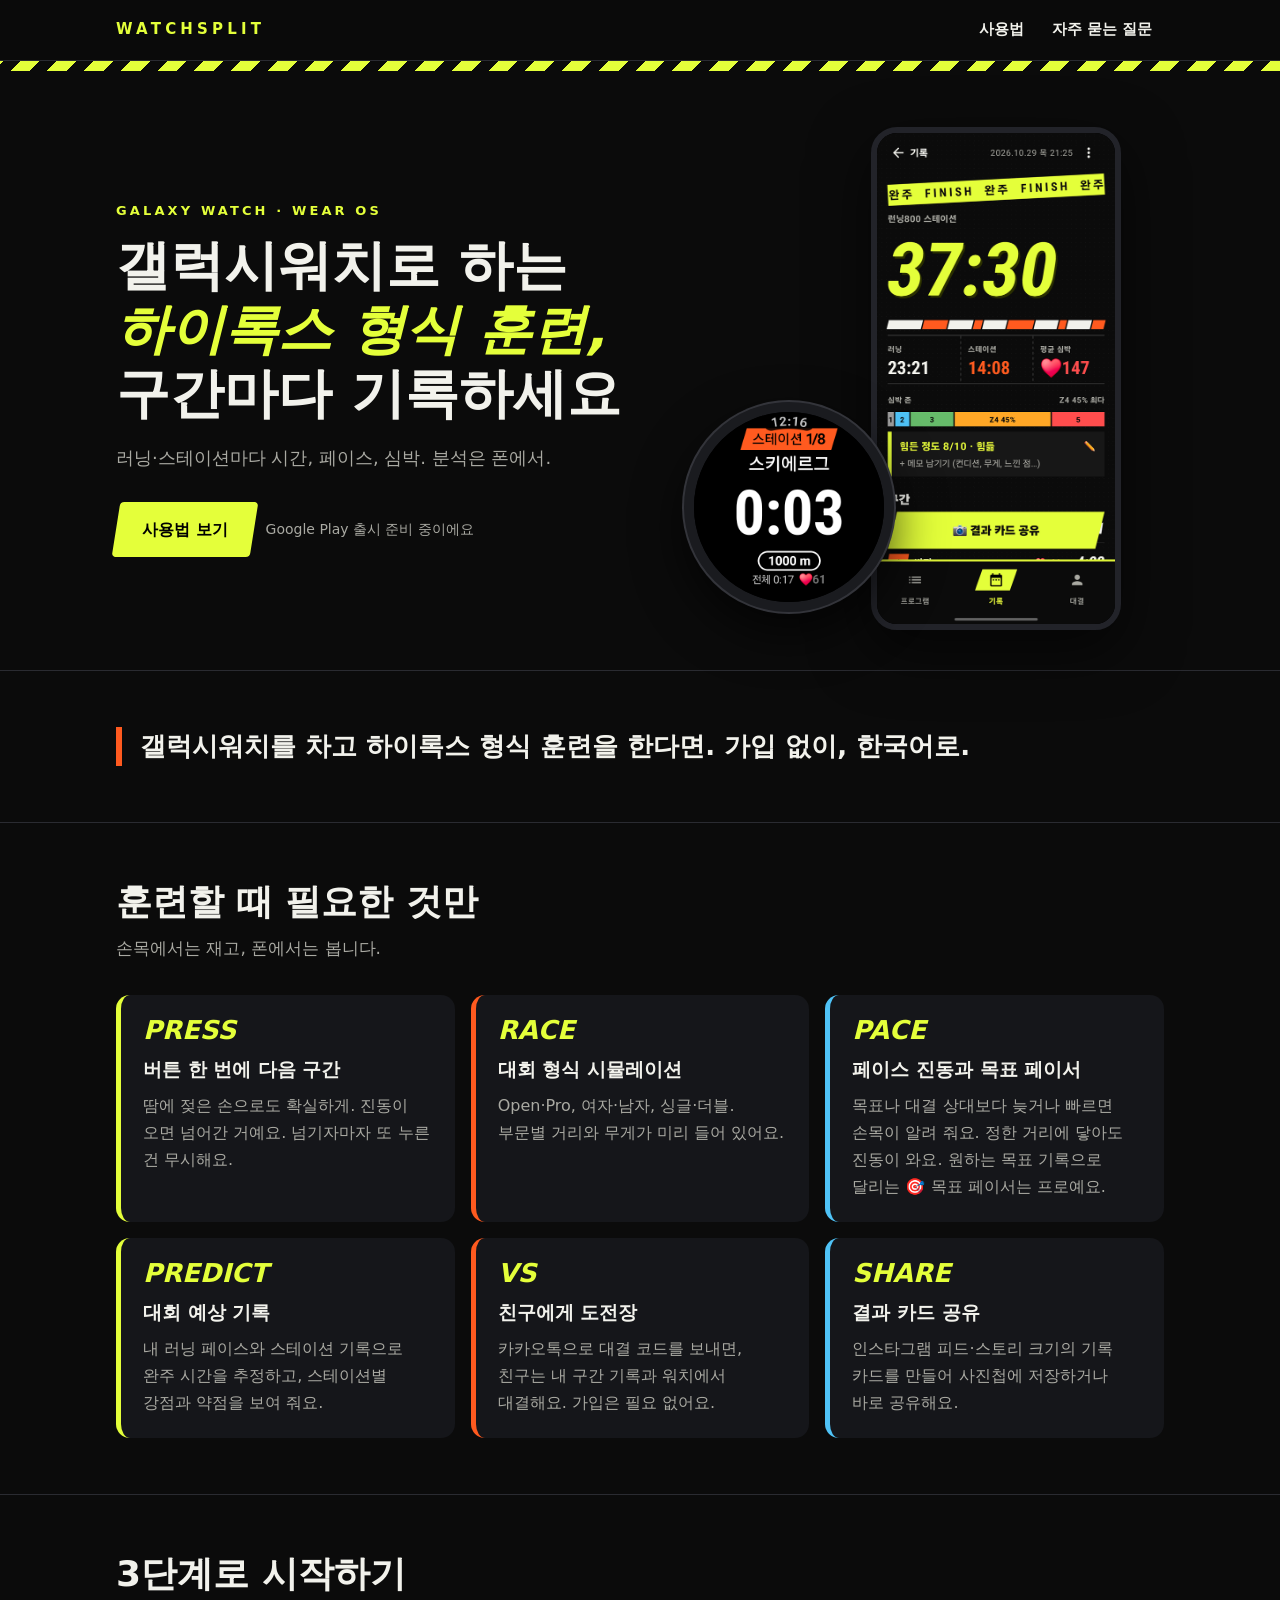
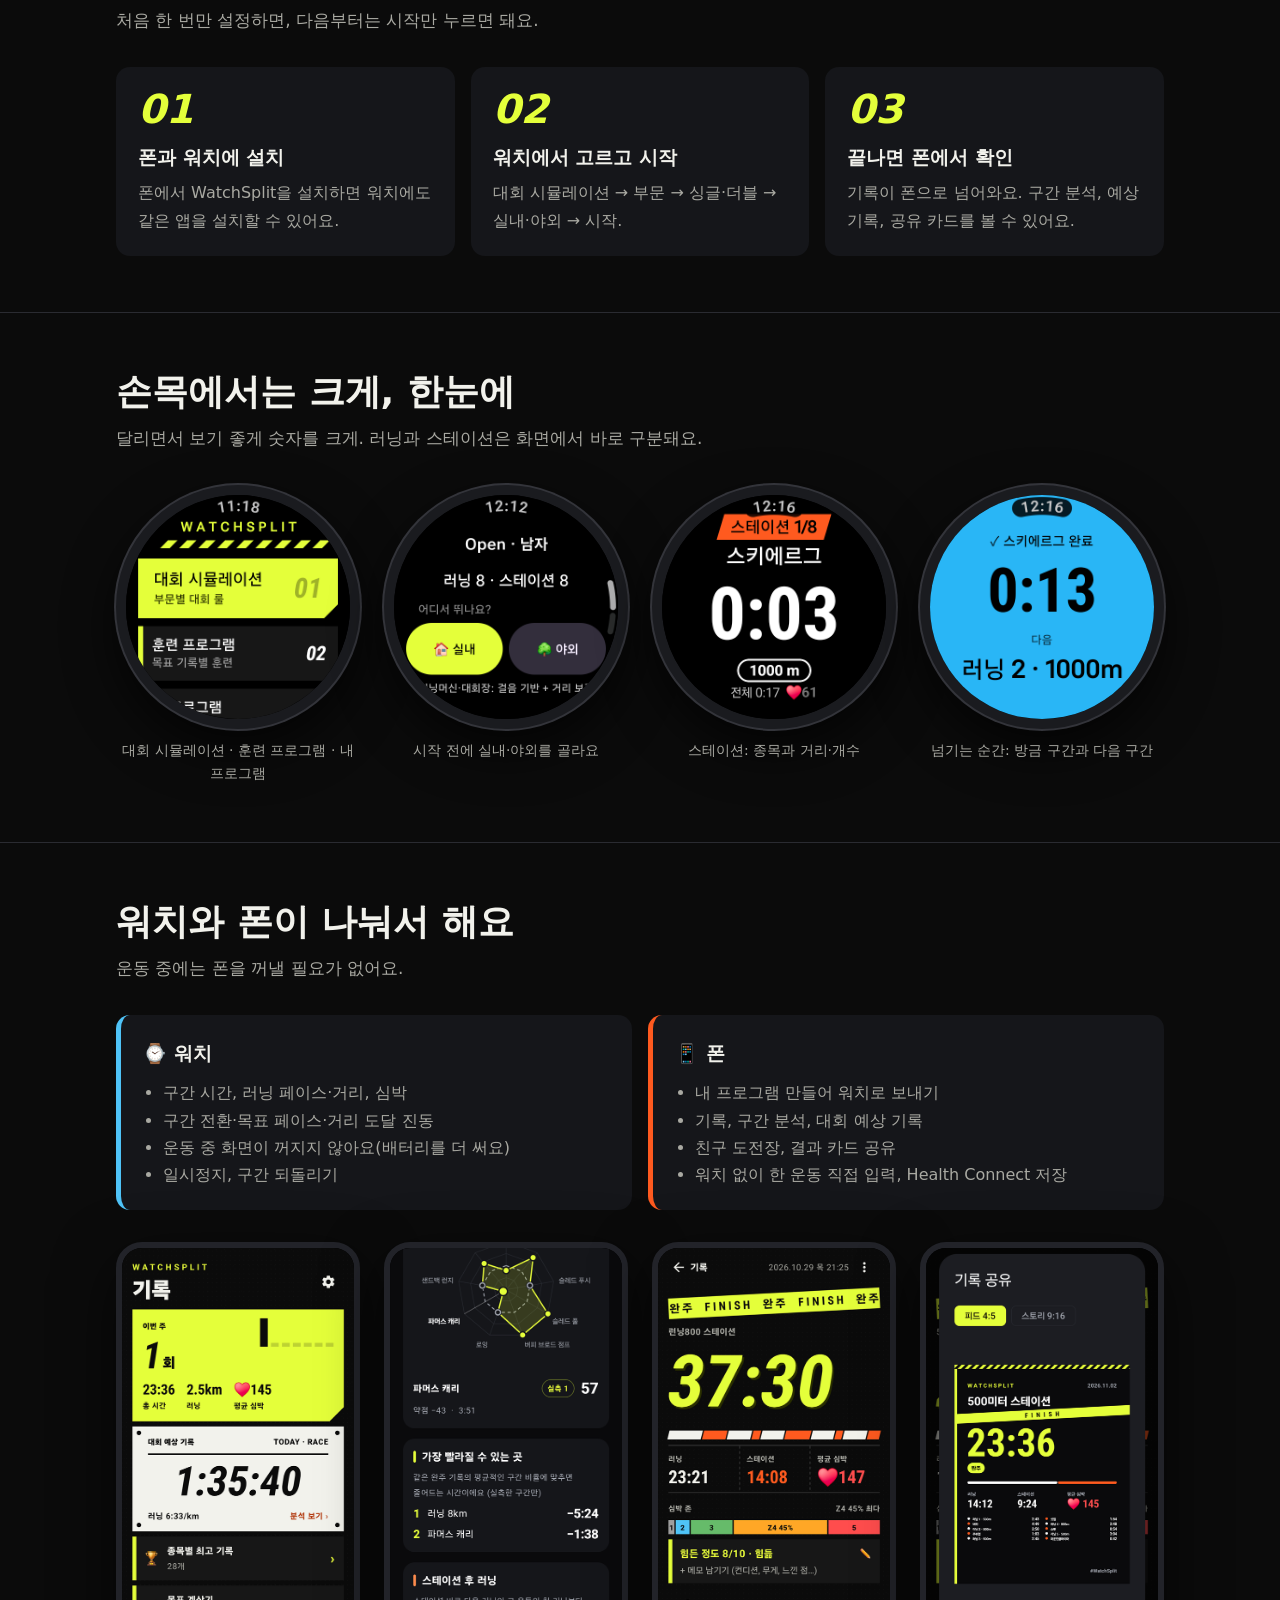
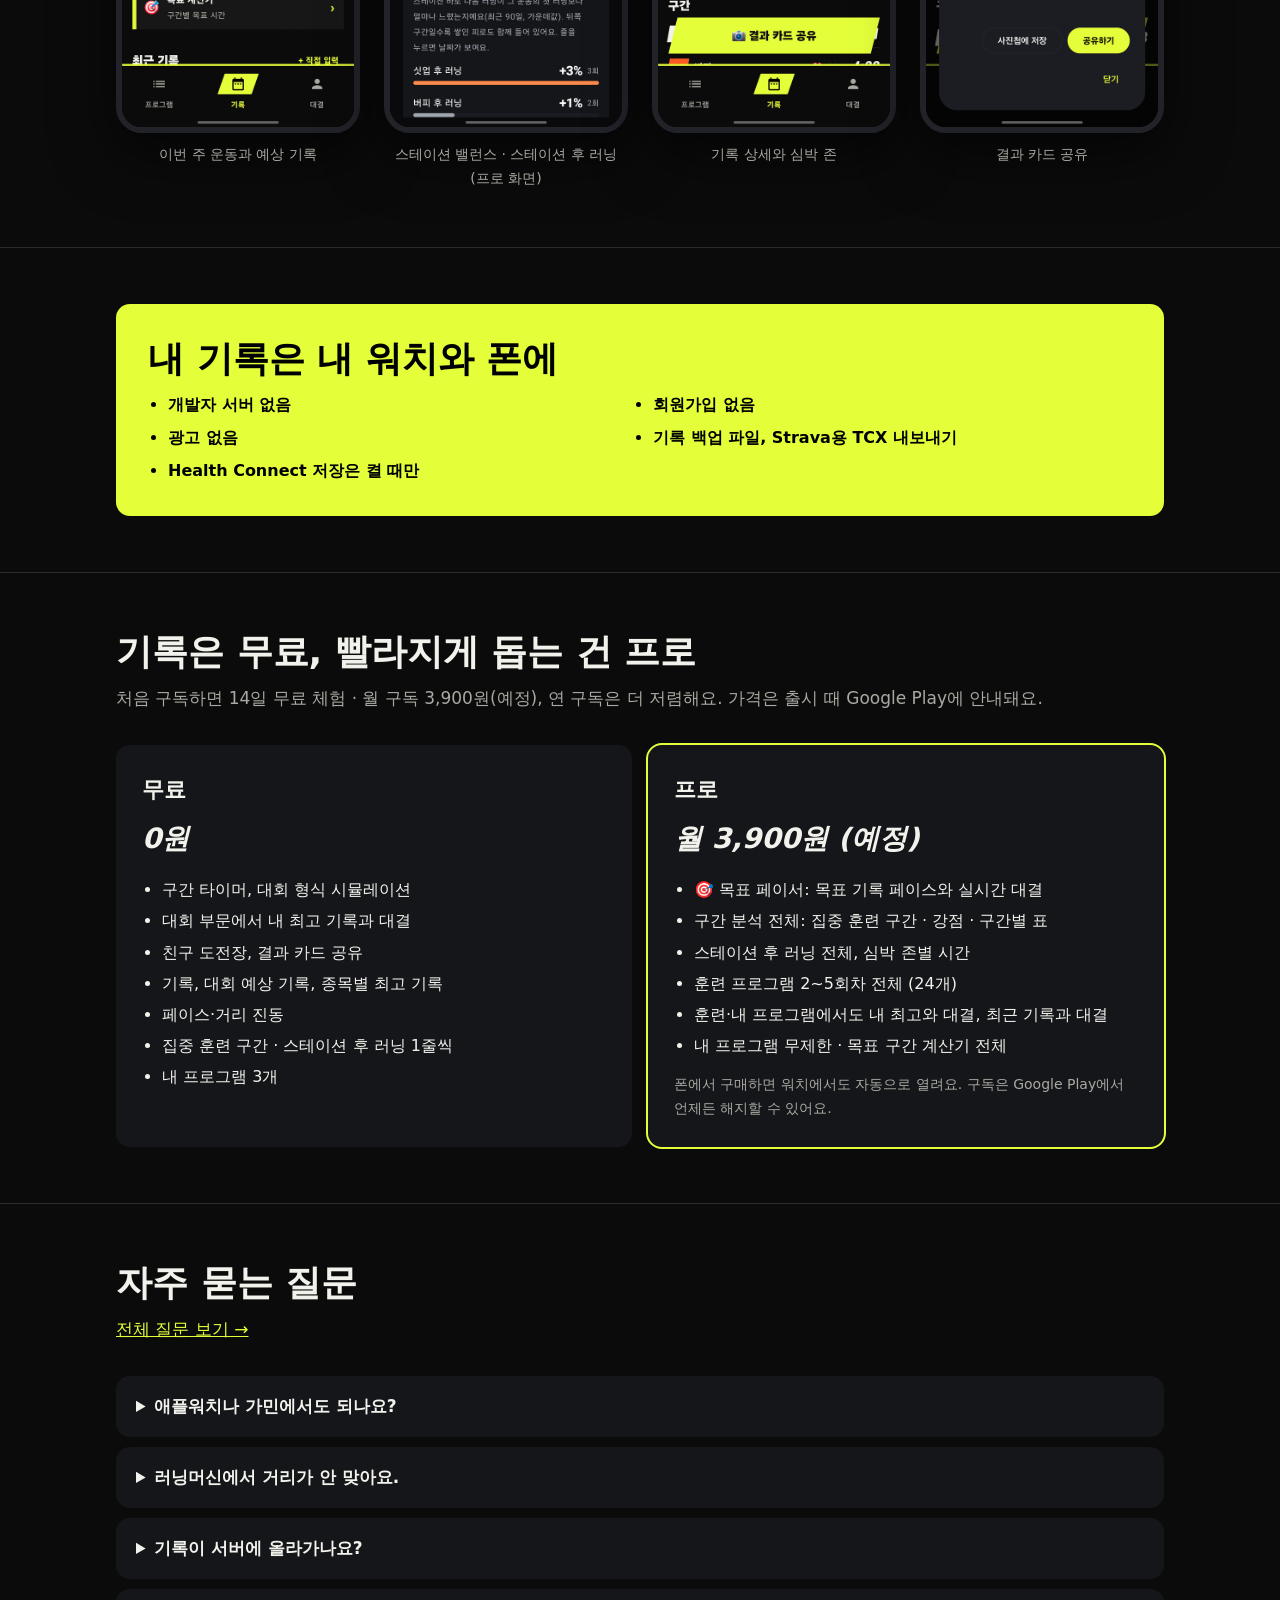
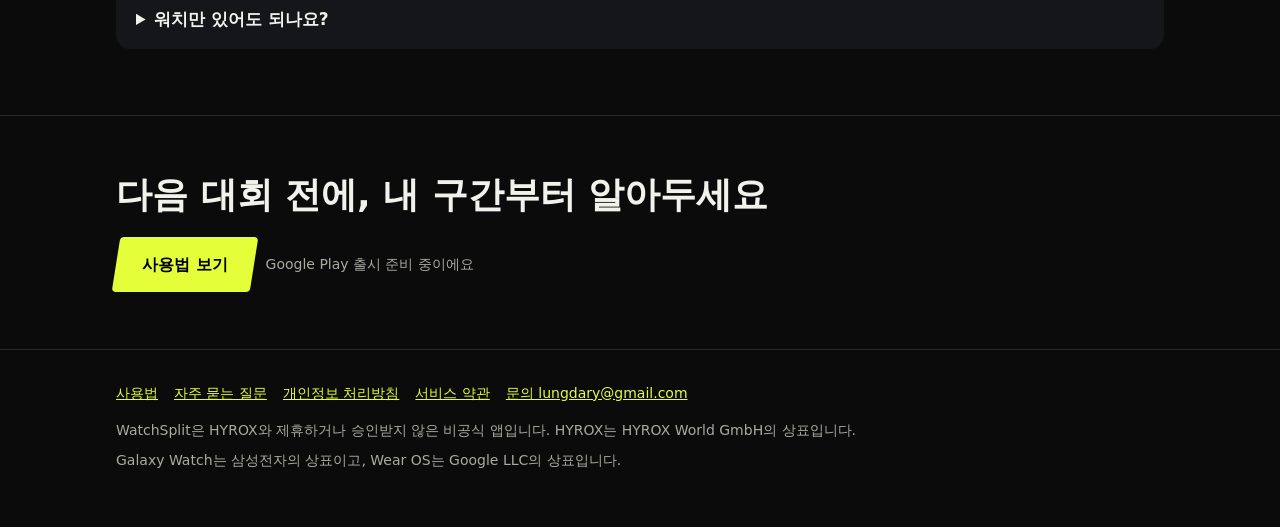
<file: index.html>
<!doctype html>
<html lang="ko">
<head>
<meta charset="utf-8">
<meta name="viewport" content="width=device-width, initial-scale=1">
<title>WatchSplit · 갤럭시워치 하이록스 형식 훈련 구간 타이머</title>
<meta name="description" content="갤럭시워치로 하는 하이록스 형식 훈련. 러닝과 스테이션을 구간마다 기록하고, 폰에서 구간 분석과 대회 예상 기록을 확인하세요.">
<meta property="og:title" content="WatchSplit · 갤럭시워치 하이록스 형식 훈련 구간 타이머">
<meta property="og:description" content="러닝·스테이션마다 시간, 페이스, 심박. 분석은 폰에서.">
<meta property="og:type" content="website">
<meta property="og:url" content="https://lungdary.github.io/watchsplit/">
<meta property="og:image" content="https://lungdary.github.io/watchsplit/img/phone-detail.png">
<meta name="theme-color" content="#0b0b0b">
<link rel="stylesheet" href="style.css">
</head>
<body>

<header class="top">
  <div class="wrap">
    <a class="logo" href="./">WATCHSPLIT</a>
    <nav aria-label="주 메뉴">
      <a href="guide.html">사용법</a>
      <a href="faq.html">자주 묻는 질문</a>
    </nav>
  </div>
</header>
<div class="stripe" aria-hidden="true"></div>

<main>
<section class="hero">
  <div class="wrap">
    <div>
      <p class="eyebrow">GALAXY WATCH · WEAR OS</p>
      <h1>갤럭시워치로 하는 <em>하이록스 형식 훈련,</em> 구간마다 기록하세요</h1>
      <p class="lead">러닝·스테이션마다 시간, 페이스, 심박. 분석은 폰에서.</p>
      <div class="actions">
        <a class="btn btn-volt" href="guide.html"><span>사용법 보기</span></a>
        <span class="soon">Google Play 출시 준비 중이에요</span>
      </div>
    </div>
    <div class="devices">
      <div class="watch"><img src="img/watch-station.png" alt="워치 운동 화면: 스테이션 1/8 스키에르그, 1000 m, 구간 시간"></div>
      <img class="phone" src="img/phone-detail.png" alt="폰 기록 화면: 완주 기록 37:30, 러닝·스테이션 시간과 심박 존">
    </div>
  </div>
</section>

<section>
  <div class="wrap">
    <p class="audience">갤럭시워치를 차고 하이록스 형식 훈련을 한다면. 가입 없이, 한국어로.</p>
  </div>
</section>

<section id="features">
  <div class="wrap">
    <h2>훈련할 때 필요한 것만</h2>
    <p class="sub">손목에서는 재고, 폰에서는 봅니다.</p>
    <div class="grid">
      <div class="card"><span class="tag">PRESS</span><h3>버튼 한 번에 다음 구간</h3><p>땀에 젖은 손으로도 확실하게. 진동이 오면 넘어간 거예요. 넘기자마자 또 누른 건 무시해요.</p></div>
      <div class="card station"><span class="tag">RACE</span><h3>대회 형식 시뮬레이션</h3><p>Open·Pro, 여자·남자, 싱글·더블. 부문별 거리와 무게가 미리 들어 있어요.</p></div>
      <div class="card run"><span class="tag">PACE</span><h3>페이스 진동과 목표 페이서</h3><p>목표나 대결 상대보다 늦거나 빠르면 손목이 알려 줘요. 정한 거리에 닿아도 진동이 와요. 원하는 목표 기록으로 달리는 🎯 목표 페이서는 프로예요.</p></div>
      <div class="card"><span class="tag">PREDICT</span><h3>대회 예상 기록</h3><p>내 러닝 페이스와 스테이션 기록으로 완주 시간을 추정하고, 스테이션별 강점과 약점을 보여 줘요.</p></div>
      <div class="card station"><span class="tag">VS</span><h3>친구에게 도전장</h3><p>카카오톡으로 대결 코드를 보내면, 친구는 내 구간 기록과 워치에서 대결해요. 가입은 필요 없어요.</p></div>
      <div class="card run"><span class="tag">SHARE</span><h3>결과 카드 공유</h3><p>인스타그램 피드·스토리 크기의 기록 카드를 만들어 사진첩에 저장하거나 바로 공유해요.</p></div>
    </div>
  </div>
</section>

<section id="start">
  <div class="wrap">
    <h2>3단계로 시작하기</h2>
    <p class="sub">처음 한 번만 설정하면, 다음부터는 시작만 누르면 돼요.</p>
    <div class="steps">
      <div class="step"><h3>폰과 워치에 설치</h3><p>폰에서 WatchSplit을 설치하면 워치에도 같은 앱을 설치할 수 있어요.</p></div>
      <div class="step"><h3>워치에서 고르고 시작</h3><p>대회 시뮬레이션 → 부문 → 싱글·더블 → 실내·야외 → 시작.</p></div>
      <div class="step"><h3>끝나면 폰에서 확인</h3><p>기록이 폰으로 넘어와요. 구간 분석, 예상 기록, 공유 카드를 볼 수 있어요.</p></div>
    </div>
  </div>
</section>

<section id="screens">
  <div class="wrap">
    <h2>손목에서는 크게, 한눈에</h2>
    <p class="sub">달리면서 보기 좋게 숫자를 크게. 러닝과 스테이션은 화면에서 바로 구분돼요.</p>
    <div class="screens">
      <figure><div class="watch"><img src="img/watch-home.png" alt="워치 첫 화면: 대회 시뮬레이션, 훈련 프로그램, 내 프로그램"></div><figcaption>대회 시뮬레이션 · 훈련 프로그램 · 내 프로그램</figcaption></figure>
      <figure><div class="watch"><img src="img/watch-ready.png" alt="워치 준비 화면: Open 남자, 러닝 8 스테이션 8, 실내 야외 선택"></div><figcaption>시작 전에 실내·야외를 골라요</figcaption></figure>
      <figure><div class="watch"><img src="img/watch-station.png" alt="워치 스테이션 화면: 스키에르그 1000 m"></div><figcaption>스테이션: 종목과 거리·개수</figcaption></figure>
      <figure><div class="watch"><img src="img/watch-flash.png" alt="워치 구간 전환 화면: 스키에르그 완료, 다음 러닝 2 1000m"></div><figcaption>넘기는 순간: 방금 구간과 다음 구간</figcaption></figure>
    </div>
  </div>
</section>

<section id="devices">
  <div class="wrap">
    <h2>워치와 폰이 나눠서 해요</h2>
    <p class="sub">운동 중에는 폰을 꺼낼 필요가 없어요.</p>
    <div class="split">
      <div class="card run">
        <h3>⌚ 워치</h3>
        <ul>
          <li>구간 시간, 러닝 페이스·거리, 심박</li>
          <li>구간 전환·목표 페이스·거리 도달 진동</li>
          <li>운동 중 화면이 꺼지지 않아요(배터리를 더 써요)</li>
          <li>일시정지, 구간 되돌리기</li>
        </ul>
      </div>
      <div class="card station">
        <h3>📱 폰</h3>
        <ul>
          <li>내 프로그램 만들어 워치로 보내기</li>
          <li>기록, 구간 분석, 대회 예상 기록</li>
          <li>친구 도전장, 결과 카드 공유</li>
          <li>워치 없이 한 운동 직접 입력, Health Connect 저장</li>
        </ul>
      </div>
    </div>
    <div class="screens" style="margin-top:32px">
      <figure><img class="phone" src="img/phone-records.png" alt="폰 기록 화면: 이번 주 운동, 대회 예상 기록 1:35:40"><figcaption>이번 주 운동과 예상 기록</figcaption></figure>
      <figure><img class="phone" src="img/phone-analysis.png" alt="폰 분석 화면: 스테이션 밸런스 레이더와 스테이션 후 러닝"><figcaption>스테이션 밸런스 · 스테이션 후 러닝 (프로 화면)</figcaption></figure>
      <figure><img class="phone" src="img/phone-detail.png" alt="폰 기록 상세: 37:30 완주, 러닝 23:21 스테이션 14:08"><figcaption>기록 상세와 심박 존</figcaption></figure>
      <figure><img class="phone" src="img/phone-share.png" alt="폰 기록 공유 카드: 피드 4:5와 스토리 9:16"><figcaption>결과 카드 공유</figcaption></figure>
    </div>
  </div>
</section>

<section id="privacy">
  <div class="wrap">
    <div class="band">
      <h2>내 기록은 내 워치와 폰에</h2>
      <ul>
        <li>개발자 서버 없음</li>
        <li>회원가입 없음</li>
        <li>광고 없음</li>
        <li>기록 백업 파일, Strava용 TCX 내보내기</li>
        <li>Health Connect 저장은 켤 때만</li>
      </ul>
    </div>
  </div>
</section>

<section id="pricing">
  <div class="wrap">
    <h2>기록은 무료, 빨라지게 돕는 건 프로</h2>
    <p class="sub">처음 구독하면 14일 무료 체험 · 월 구독 3,900원(예정), 연 구독은 더 저렴해요. 가격은 출시 때 Google Play에 안내돼요.</p>
    <div class="plans">
      <div class="plan">
        <h3>무료</h3>
        <p class="price">0원</p>
        <ul>
          <li>구간 타이머, 대회 형식 시뮬레이션</li>
          <li>대회 부문에서 내 최고 기록과 대결</li>
          <li>친구 도전장, 결과 카드 공유</li>
          <li>기록, 대회 예상 기록, 종목별 최고 기록</li>
          <li>페이스·거리 진동</li>
          <li>집중 훈련 구간 · 스테이션 후 러닝 1줄씩</li>
          <li>내 프로그램 3개</li>
        </ul>
      </div>
      <div class="plan pro">
        <h3>프로</h3>
        <p class="price">월 3,900원 (예정)</p>
        <ul>
          <li>🎯 목표 페이서: 목표 기록 페이스와 실시간 대결</li>
          <li>구간 분석 전체: 집중 훈련 구간 · 강점 · 구간별 표</li>
          <li>스테이션 후 러닝 전체, 심박 존별 시간</li>
          <li>훈련 프로그램 2~5회차 전체 (24개)</li>
          <li>훈련·내 프로그램에서도 내 최고와 대결, 최근 기록과 대결</li>
          <li>내 프로그램 무제한 · 목표 구간 계산기 전체</li>
        </ul>
        <p class="note">폰에서 구매하면 워치에서도 자동으로 열려요. 구독은 Google Play에서 언제든 해지할 수 있어요.</p>
      </div>
    </div>
  </div>
</section>

<section id="faq">
  <div class="wrap">
    <h2>자주 묻는 질문</h2>
    <p class="sub"><a href="faq.html">전체 질문 보기 →</a></p>
    <details><summary>애플워치나 가민에서도 되나요?</summary><p>아니요. 갤럭시워치 같은 Wear OS 워치와 안드로이드 폰에서만 돼요.</p></details>
    <details><summary>러닝머신에서 거리가 안 맞아요.</summary><p>실내에서는 걸음 수로 거리를 재서 짧거나 길게 나올 수 있어요. 워치 설정의 거리 보정으로 오차를 줄일 수 있어요. <a href="guide.html#indoor">방법 보기</a></p></details>
    <details><summary>기록이 서버에 올라가나요?</summary><p>아니요. 기록은 워치와 폰에만 저장돼요. 개발자는 기록을 볼 수 없어요.</p></details>
    <details><summary>워치만 있어도 되나요?</summary><p>운동 기록은 워치만으로도 돼요. 기록 보기, 분석, 내 프로그램, 도전장은 폰 앱이 필요해요.</p></details>
  </div>
</section>

<section>
  <div class="wrap">
    <h2>다음 대회 전에, 내 구간부터 알아두세요</h2>
    <div class="actions" style="margin-top:20px">
      <a class="btn btn-volt" href="guide.html"><span>사용법 보기</span></a>
      <span class="soon">Google Play 출시 준비 중이에요</span>
    </div>
  </div>
</section>
</main>

<footer>
  <div class="wrap">
    <div class="links">
      <a href="guide.html">사용법</a>
      <a href="faq.html">자주 묻는 질문</a>
      <a href="privacy.html">개인정보 처리방침</a>
      <a href="terms.html">서비스 약관</a>
      <a href="mailto:lungdary@gmail.com">문의 lungdary@gmail.com</a>
    </div>
    <p>WatchSplit은 HYROX와 제휴하거나 승인받지 않은 비공식 앱입니다. HYROX는 HYROX World GmbH의 상표입니다.</p>
    <p>Galaxy Watch는 삼성전자의 상표이고, Wear OS는 Google LLC의 상표입니다.</p>
  </div>
</footer>

</body>
</html>
</file>
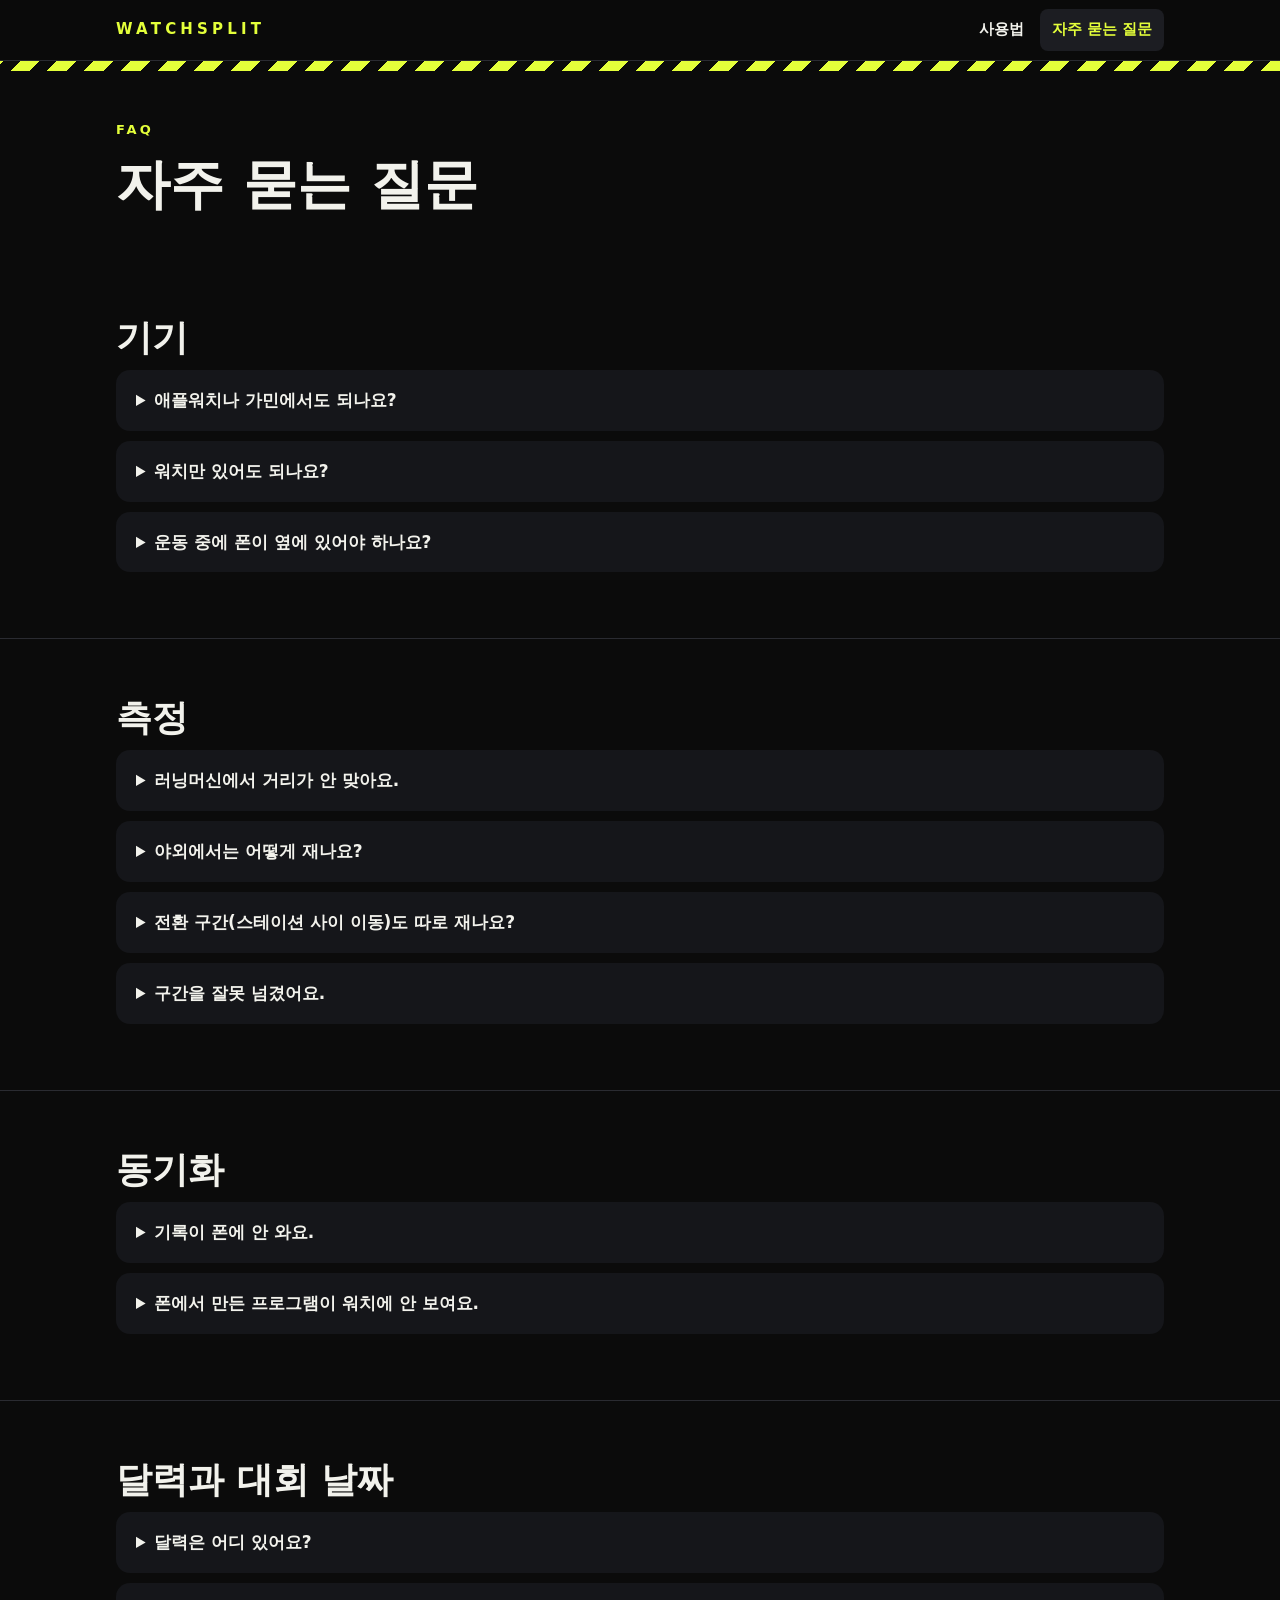
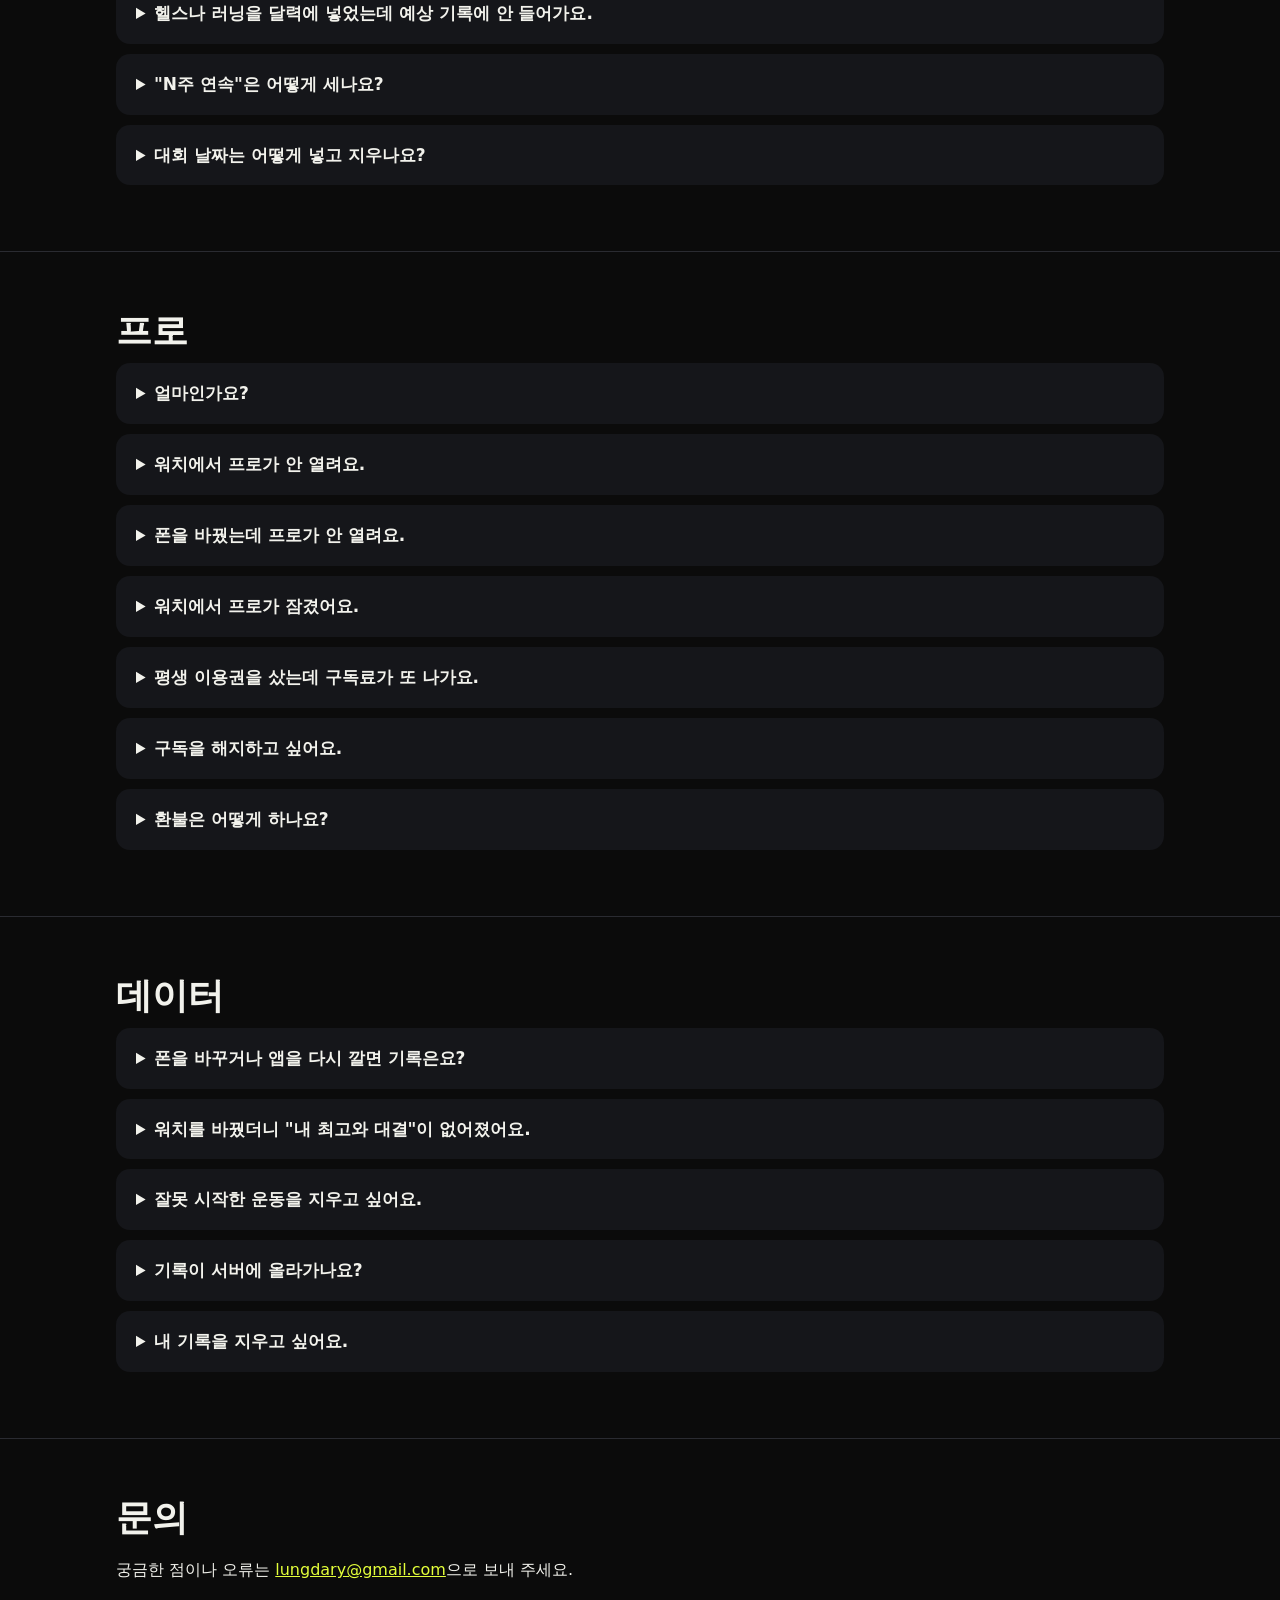
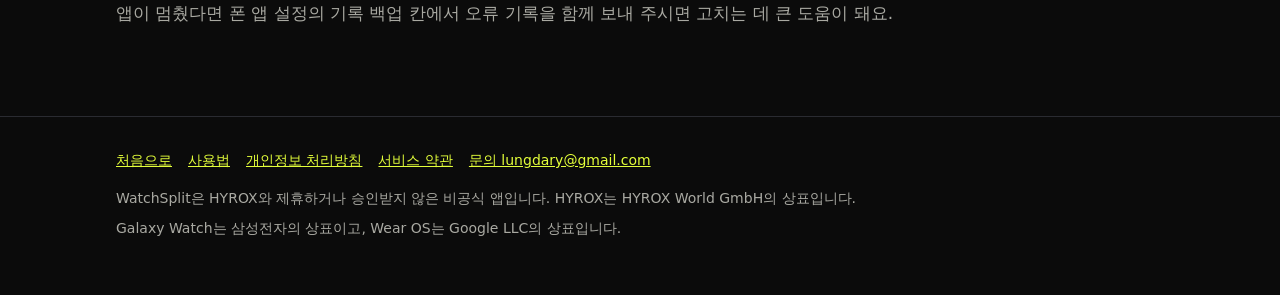
<file: faq.html>
<!doctype html>
<html lang="ko">
<head>
<meta charset="utf-8">
<meta name="viewport" content="width=device-width, initial-scale=1">
<title>자주 묻는 질문 · WatchSplit</title>
<meta name="description" content="WatchSplit 자주 묻는 질문: 지원 기기, 실내 거리, 동기화, 프로 구매·복원·환불, 기록 지우기, 문의.">
<meta name="theme-color" content="#0b0b0b">
<link rel="stylesheet" href="style.css">
</head>
<body>

<header class="top">
  <div class="wrap">
    <a class="logo" href="./">WATCHSPLIT</a>
    <nav aria-label="주 메뉴">
      <a href="guide.html">사용법</a>
      <a href="faq.html" aria-current="page">자주 묻는 질문</a>
    </nav>
  </div>
</header>
<div class="stripe" aria-hidden="true"></div>

<main>
<div class="page-head">
  <div class="wrap">
    <p class="eyebrow">FAQ</p>
    <h1>자주 묻는 질문</h1>
  </div>
</div>

<section id="device">
  <div class="wrap">
    <h2>기기</h2>
    <details><summary>애플워치나 가민에서도 되나요?</summary><p>아니요. 갤럭시워치 같은 Wear OS 3 이상 워치와 안드로이드 10 이상 폰에서만 돼요.</p></details>
    <details><summary>워치만 있어도 되나요?</summary><p>운동 기록은 워치만으로도 돼요. 기록 보기, 분석, 내 프로그램, 도전장, 프로 구매는 폰 앱이 필요해요.</p></details>
    <details><summary>운동 중에 폰이 옆에 있어야 하나요?</summary><p>아니요. 워치 혼자 재고, 나중에 폰과 연결되면 기록이 넘어가요.</p></details>
  </div>
</section>

<section id="measure">
  <div class="wrap">
    <h2>측정</h2>
    <details><summary>러닝머신에서 거리가 안 맞아요.</summary><p>실내에서는 걸음 수로 거리를 재서 보폭에 따라 짧거나 길게 나올 수 있어요. 워치 설정의 <strong>러닝머신 보정 달리기</strong>로 오차를 줄여 주세요. 평소와 속도가 많이 다르면 다시 차이가 날 수 있어요. <a href="guide.html#indoor">방법 보기</a></p></details>
    <details><summary>야외에서는 어떻게 재나요?</summary><p>준비 화면에서 <strong>야외</strong>를 고르면 GPS로 재요. 거리 보정은 실내에만 적용돼요.</p></details>
    <details><summary>전환 구간(스테이션 사이 이동)도 따로 재나요?</summary><p>따로 재지 않아요. 전환 시간은 러닝·스테이션 구간 시간에 함께 들어가요.</p></details>
    <details><summary>구간을 잘못 넘겼어요.</summary><p>화면을 길게 눌러 메뉴 → <strong>구간 되돌리기</strong>. 넘기고 3초 안에 다시 누른 건 자동으로 무시해요.</p></details>
  </div>
</section>

<section id="sync">
  <div class="wrap">
    <h2>동기화</h2>
    <details><summary>기록이 폰에 안 와요.</summary>
      <ul>
        <li>폰과 워치가 블루투스로 연결돼 있는지 확인해 주세요.</li>
        <li>폰에서 WatchSplit을 한 번 열어 주세요.</li>
        <li>워치에서 WatchSplit을 다시 열면 못 보낸 기록을 다시 보내요.</li>
      </ul>
    </details>
    <details><summary>폰에서 만든 프로그램이 워치에 안 보여요.</summary><p>워치에서 WatchSplit을 다시 열어 주세요. 워치가 멀리 있었다면 연결되는 대로 넘어가요.</p></details>
  </div>
</section>

<section id="calendar">
  <div class="wrap">
    <h2>달력과 대회 날짜</h2>
    <details><summary>달력은 어디 있어요?</summary><p>기록 탭의 <strong>이번 주</strong> 카드를 누르면 열려요. 날짜를 누르면 그날 운동을 보거나 추가할 수 있어요. 오늘 이후 날짜는 눌리지 않아요.</p></details>
    <details><summary>헬스나 러닝을 달력에 넣었는데 예상 기록에 안 들어가요.</summary><p>정상이에요. 달력에 넣은 다른 운동은 달력, 이번 주 카드, 주 연속, 월간 공유 카드에만 더해져요. 예상 기록, 최고 기록, 도전장, Health Connect에는 들어가지 않아요. 대회 형식 운동을 워치 없이 했다면 <strong>구간 기록 직접 입력</strong>을 써 주세요.</p></details>
    <details><summary>"N주 연속"은 어떻게 세나요?</summary><p>월요일부터 일요일까지 한 번이라도 운동하면 그 주를 세요. 달력에 넣은 다른 운동도 포함돼요. 이번 주에 아직 운동하지 않았어도 지난주까지의 연속은 유지돼요. 2주부터 표시해요.</p></details>
    <details><summary>대회 날짜는 어떻게 넣고 지우나요?</summary><p>기록 탭의 <strong>대회 날짜 넣기</strong>를 눌러요. 오늘 이후 날짜만 고를 수 있고, 카드를 누르면 바꾸거나 지울 수 있어요. 대회가 끝나고 3일 동안은 "수고했어요"가 보이고, 그 뒤에는 다시 날짜를 넣는 칸이 나와요. 지금은 대회 하나만 넣을 수 있고, 워치에는 표시되지 않아요.</p></details>
  </div>
</section>

<section id="pro">
  <div class="wrap">
    <h2>프로</h2>
    <details><summary>얼마인가요?</summary><p>월 구독 3,900원(예정)이고, 처음 구독하는 분은 14일 무료 체험이 있어요. 한 달 값이 더 싼 연 구독과 한 번 결제하는 평생 구매도 있어요. 정확한 가격은 출시 때 Google Play에 안내돼요.</p></details>
    <details><summary>워치에서 프로가 안 열려요.</summary><p>폰에서 WatchSplit을 한 번 열어 주세요. 폰이 구매 상태를 워치로 보내요.</p></details>
    <details><summary>폰을 바꿨는데 프로가 안 열려요.</summary><p>같은 Google 계정으로 로그인한 뒤, 폰 앱 설정 → <strong>WatchSplit 프로 → 혜택 보기</strong>에서 <strong>구매 복원</strong>을 눌러 주세요.</p></details>
    <details><summary>워치에서 프로가 잠겼어요.</summary><p>폰이 구매 상태를 마지막으로 확인한 뒤 30일이 지나면 잠겨요. 폰에서 WatchSplit을 한 번 열어 주세요. 운동 중에는 잠기지 않아요.</p></details>
    <details><summary>평생 이용권을 샀는데 구독료가 또 나가요.</summary><p>평생 이용권을 사도 구독은 저절로 끝나지 않아요. 앱의 <strong>구독 관리</strong>나 Google Play에서 해지해 주세요.</p></details>
    <details><summary>구독을 해지하고 싶어요.</summary><p>Google Play → 프로필 → 결제 및 정기 결제 → 정기 결제에서 해지할 수 있어요. 폰 앱의 <strong>구독 관리</strong>를 눌러도 같은 화면이 열려요.</p></details>
    <details><summary>환불은 어떻게 하나요?</summary><p>결제는 Google Play가 처리해서, 환불도 Google Play 환불 요청으로 해요. <a href="https://support.google.com/googleplay/answer/2479637?hl=ko">Google Play 환불 안내</a></p></details>
  </div>
</section>

<section id="data">
  <div class="wrap">
    <h2>데이터</h2>
    <details><summary>폰을 바꾸거나 앱을 다시 깔면 기록은요?</summary><p>폰 기록은 폰 안에 있어요. 설정 → 기록 백업·복원에서 만든 백업 파일이 있으면 되살릴 수 있고, 구글 드라이브에 저장해 두면 안전해요. Google 자동 백업이 켜져 있었다면 함께 돌아올 수 있지만, 마지막 백업 뒤의 기록은 빠질 수 있어요. 워치에 남은 지난 기록이 폰으로 다시 넘어오지는 않으니, 바꾸기 전에 백업 파일을 꼭 만들어 주세요. 내 프로그램은 워치에서 다시 가져오고, 프로는 같은 Google 계정이면 돌아와요.</p></details>
    <details><summary>워치를 바꿨더니 "내 최고와 대결"이 없어졌어요.</summary><p>대결 상대는 그 워치에 저장된 기록으로 만들어요. 폰 기록은 워치로 넘어가지 않아서, 새 워치에서 다시 완주해야 생겨요. 실내 거리 보정과 최대 심박도 다시 확인해 주세요.</p></details>
    <details><summary>잘못 시작한 운동을 지우고 싶어요.</summary><p>워치에서는 지울 수 없어요. 운동을 종료하면 저장되고 폰으로 넘어가니, 폰의 기록 상세 → ⋮ → <strong>기록 삭제</strong>로 지워 주세요. 워치에 남은 기록은 대결 상대 계산에 쓰이고, 워치 앱을 지워야 함께 지워져요.</p></details>
    <details><summary>기록이 서버에 올라가나요?</summary><p>아니요. 개발자 서버가 없어요. 기록은 워치와 폰(그리고 켜 두었다면 Health Connect와 Google 기기 백업)에만 있고, 개발자는 볼 수 없어요. 자세한 내용은 <a href="privacy.html">개인정보 처리방침</a>을 봐 주세요.</p></details>
    <details id="delete"><summary>내 기록을 지우고 싶어요.</summary>
      <ul>
        <li>폰: 기록 상세 → 오른쪽 위 ⋮ → <strong>기록 삭제</strong>. Health Connect에 저장된 사본도 함께 지워져요.</li>
        <li>워치: 워치에서 WatchSplit을 삭제하면 워치에 남은 기록이 지워져요.</li>
        <li>폰에서 WatchSplit을 삭제하면 폰의 기록이 지워져요. 지우기 전에 백업해 두세요.</li>
        <li>달력에 넣은 다른 운동: 달력에서 날짜를 누르고 그 운동을 눌러 <strong>이 운동 지우기</strong>. 대회 날짜: 기록 탭의 대회 카드를 눌러 <strong>대회 날짜 지우기</strong>.</li>
        <li>안드로이드 자동 백업을 켜 두었다면 Google 계정 백업에 사본이 남을 수 있어요. 기기 설정의 Google 백업에서 관리할 수 있어요.</li>
      </ul>
    </details>
  </div>
</section>

<section id="contact">
  <div class="wrap">
    <h2>문의</h2>
    <p>궁금한 점이나 오류는 <a href="mailto:lungdary@gmail.com">lungdary@gmail.com</a>으로 보내 주세요.</p>
    <p class="sub">앱이 멈췄다면 폰 앱 설정의 기록 백업 칸에서 오류 기록을 함께 보내 주시면 고치는 데 큰 도움이 돼요.</p>
  </div>
</section>
</main>

<footer>
  <div class="wrap">
    <div class="links">
      <a href="./">처음으로</a>
      <a href="guide.html">사용법</a>
      <a href="privacy.html">개인정보 처리방침</a>
      <a href="terms.html">서비스 약관</a>
      <a href="mailto:lungdary@gmail.com">문의 lungdary@gmail.com</a>
    </div>
    <p>WatchSplit은 HYROX와 제휴하거나 승인받지 않은 비공식 앱입니다. HYROX는 HYROX World GmbH의 상표입니다.</p>
    <p>Galaxy Watch는 삼성전자의 상표이고, Wear OS는 Google LLC의 상표입니다.</p>
  </div>
</footer>

</body>
</html>
</file>
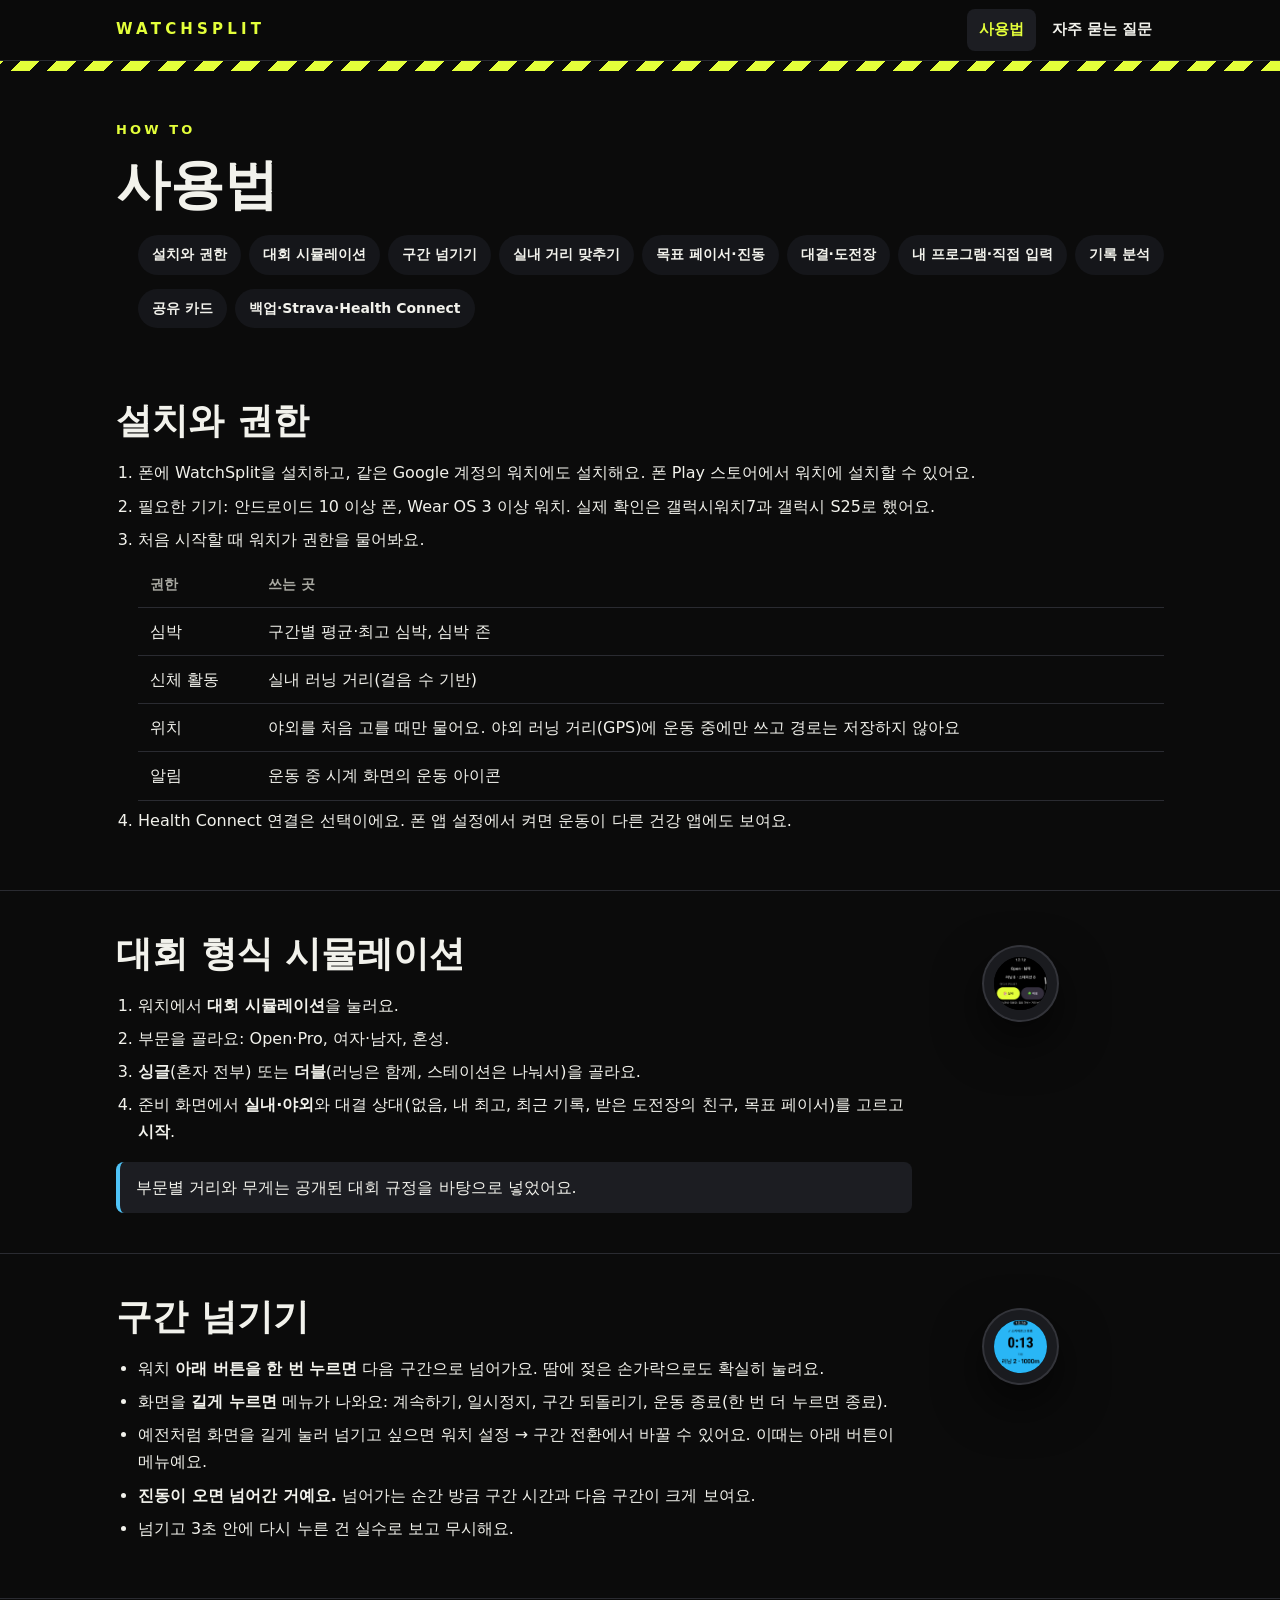
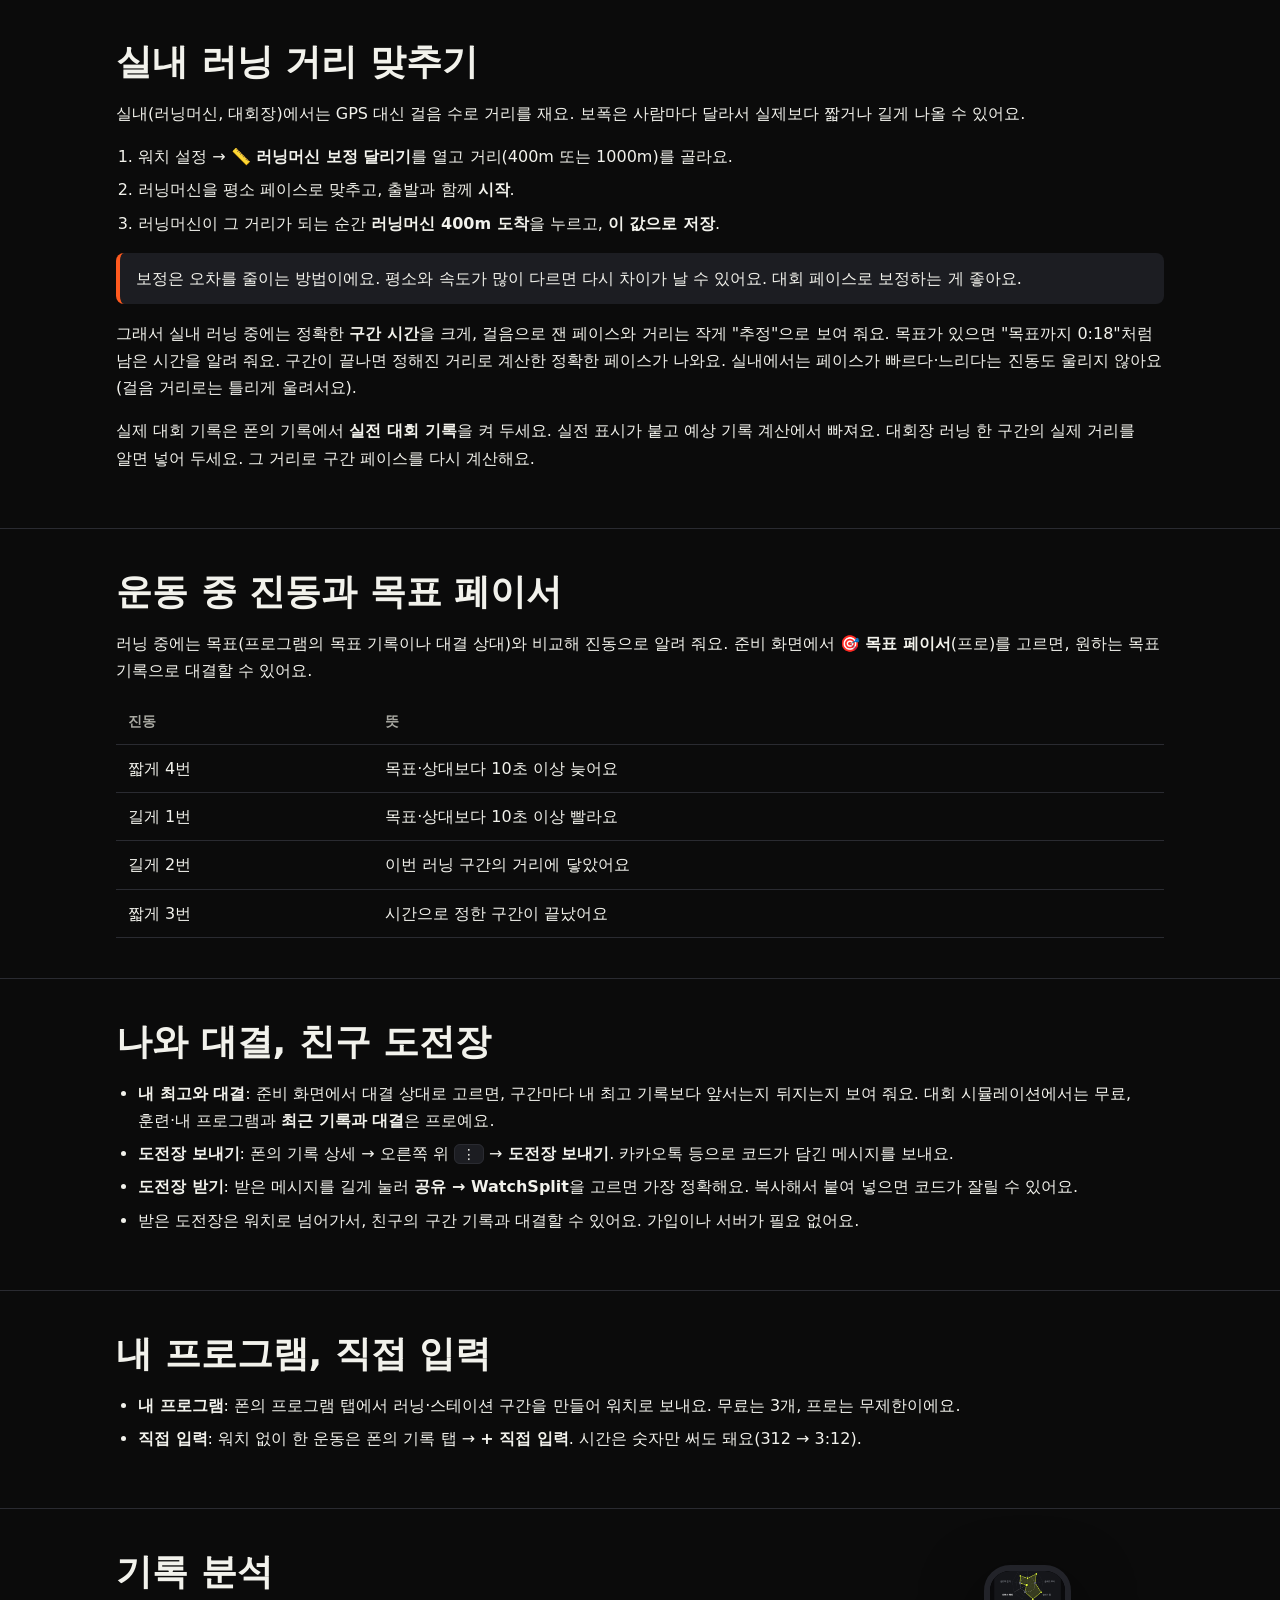
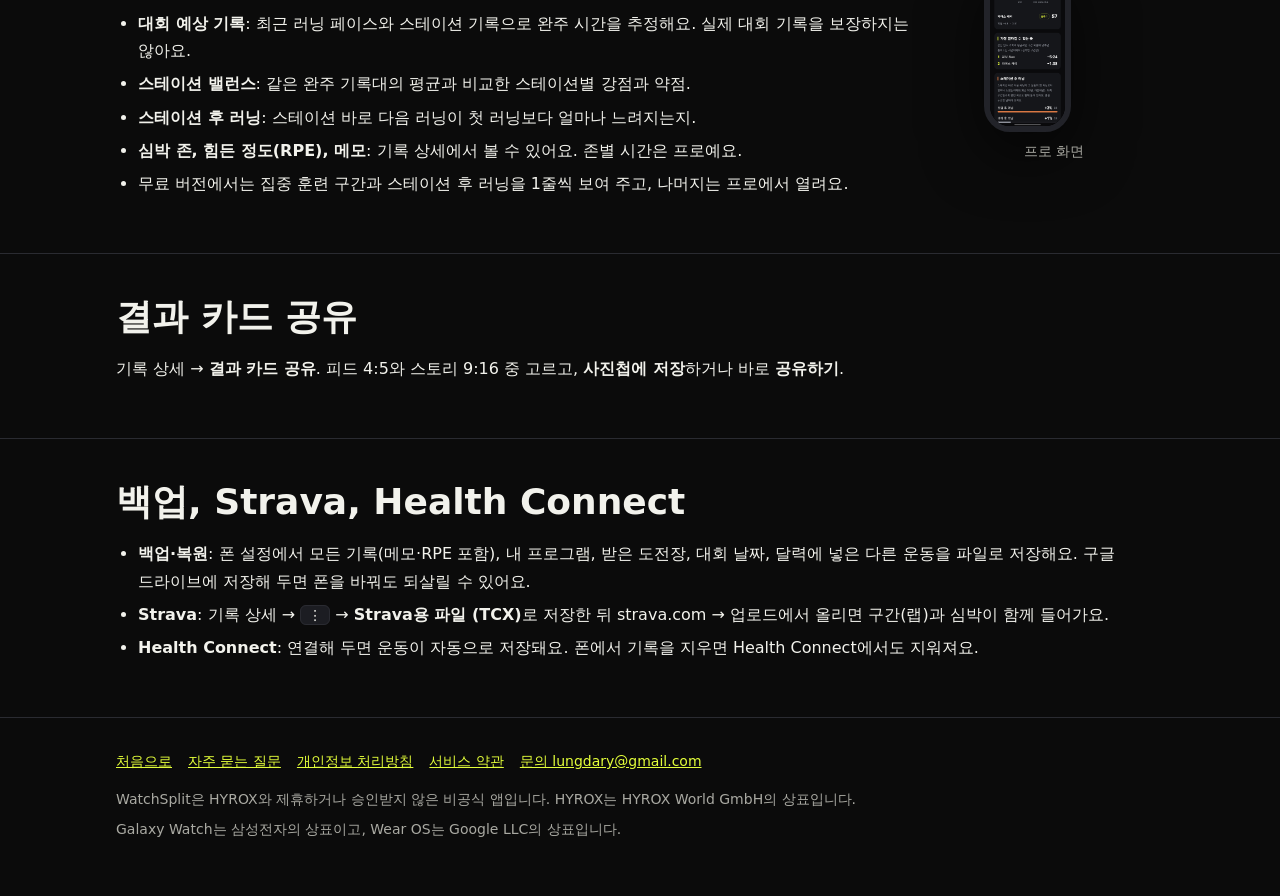
<file: guide.html>
<!doctype html>
<html lang="ko">
<head>
<meta charset="utf-8">
<meta name="viewport" content="width=device-width, initial-scale=1">
<title>사용법 · WatchSplit</title>
<meta name="description" content="WatchSplit 사용법: 설치와 권한, 대회 형식 시뮬레이션, 구간 넘기기, 실내 거리 보정, 목표 페이서, 도전장, 기록 분석, 백업.">
<meta name="theme-color" content="#0b0b0b">
<link rel="stylesheet" href="style.css">
</head>
<body>

<header class="top">
  <div class="wrap">
    <a class="logo" href="./">WATCHSPLIT</a>
    <nav aria-label="주 메뉴">
      <a href="guide.html" aria-current="page">사용법</a>
      <a href="faq.html">자주 묻는 질문</a>
    </nav>
  </div>
</header>
<div class="stripe" aria-hidden="true"></div>

<main class="guide">
<div class="page-head">
  <div class="wrap">
    <p class="eyebrow">HOW TO</p>
    <h1>사용법</h1>
    <ul class="toc">
      <li><a href="#setup">설치와 권한</a></li>
      <li><a href="#race">대회 시뮬레이션</a></li>
      <li><a href="#switch">구간 넘기기</a></li>
      <li><a href="#indoor">실내 거리 맞추기</a></li>
      <li><a href="#pace">목표 페이서·진동</a></li>
      <li><a href="#versus">대결·도전장</a></li>
      <li><a href="#programs">내 프로그램·직접 입력</a></li>
      <li><a href="#analysis">기록 분석</a></li>
      <li><a href="#share">공유 카드</a></li>
      <li><a href="#backup">백업·Strava·Health Connect</a></li>
    </ul>
  </div>
</div>

<section id="setup">
  <div class="wrap">
    <h2>설치와 권한</h2>
    <ol>
      <li>폰에 WatchSplit을 설치하고, 같은 Google 계정의 워치에도 설치해요. 폰 Play 스토어에서 워치에 설치할 수 있어요.</li>
      <li>필요한 기기: 안드로이드 10 이상 폰, Wear OS 3 이상 워치. 실제 확인은 갤럭시워치7과 갤럭시 S25로 했어요.</li>
      <li>처음 시작할 때 워치가 권한을 물어봐요.
        <table>
          <tr><th>권한</th><th>쓰는 곳</th></tr>
          <tr><td>심박</td><td>구간별 평균·최고 심박, 심박 존</td></tr>
          <tr><td>신체 활동</td><td>실내 러닝 거리(걸음 수 기반)</td></tr>
          <tr><td>위치</td><td>야외를 처음 고를 때만 물어요. 야외 러닝 거리(GPS)에 운동 중에만 쓰고 경로는 저장하지 않아요</td></tr>
          <tr><td>알림</td><td>운동 중 시계 화면의 운동 아이콘</td></tr>
        </table>
      </li>
      <li>Health Connect 연결은 선택이에요. 폰 앱 설정에서 켜면 운동이 다른 건강 앱에도 보여요.</li>
    </ol>
  </div>
</section>

<section id="race">
  <div class="wrap row">
    <div>
      <h2>대회 형식 시뮬레이션</h2>
      <ol>
        <li>워치에서 <strong>대회 시뮬레이션</strong>을 눌러요.</li>
        <li>부문을 골라요: Open·Pro, 여자·남자, 혼성.</li>
        <li><strong>싱글</strong>(혼자 전부) 또는 <strong>더블</strong>(러닝은 함께, 스테이션은 나눠서)을 골라요.</li>
        <li>준비 화면에서 <strong>실내·야외</strong>와 대결 상대(없음, 내 최고, 최근 기록, 받은 도전장의 친구, 목표 페이서)를 고르고 <strong>시작</strong>.</li>
      </ol>
      <p class="tip">부문별 거리와 무게는 공개된 대회 규정을 바탕으로 넣었어요.</p>
    </div>
    <figure><div class="watch"><img src="img/watch-ready.png" alt="워치 준비 화면: 실내 야외 선택"></div></figure>
  </div>
</section>

<section id="switch">
  <div class="wrap row">
    <div>
      <h2>구간 넘기기</h2>
      <ul>
        <li>워치 <strong>아래 버튼을 한 번 누르면</strong> 다음 구간으로 넘어가요. 땀에 젖은 손가락으로도 확실히 눌려요.</li>
        <li>화면을 <strong>길게 누르면</strong> 메뉴가 나와요: 계속하기, 일시정지, 구간 되돌리기, 운동 종료(한 번 더 누르면 종료).</li>
        <li>예전처럼 화면을 길게 눌러 넘기고 싶으면 워치 설정 → 구간 전환에서 바꿀 수 있어요. 이때는 아래 버튼이 메뉴예요.</li>
        <li><strong>진동이 오면 넘어간 거예요.</strong> 넘어가는 순간 방금 구간 시간과 다음 구간이 크게 보여요.</li>
        <li>넘기고 3초 안에 다시 누른 건 실수로 보고 무시해요.</li>
      </ul>
    </div>
    <figure><div class="watch"><img src="img/watch-flash.png" alt="워치 구간 전환 화면"></div></figure>
  </div>
</section>

<section id="indoor">
  <div class="wrap">
    <h2>실내 러닝 거리 맞추기</h2>
    <p>실내(러닝머신, 대회장)에서는 GPS 대신 걸음 수로 거리를 재요. 보폭은 사람마다 달라서 실제보다 짧거나 길게 나올 수 있어요.</p>
    <ol>
      <li>워치 설정 → <strong>📏 러닝머신 보정 달리기</strong>를 열고 거리(400m 또는 1000m)를 골라요.</li>
      <li>러닝머신을 평소 페이스로 맞추고, 출발과 함께 <strong>시작</strong>.</li>
      <li>러닝머신이 그 거리가 되는 순간 <strong>러닝머신 400m 도착</strong>을 누르고, <strong>이 값으로 저장</strong>.</li>
    </ol>
    <p class="tip warn">보정은 오차를 줄이는 방법이에요. 평소와 속도가 많이 다르면 다시 차이가 날 수 있어요. 대회 페이스로 보정하는 게 좋아요.</p>
    <p>그래서 실내 러닝 중에는 정확한 <strong>구간 시간</strong>을 크게, 걸음으로 잰 페이스와 거리는 작게 "추정"으로 보여 줘요. 목표가 있으면 "목표까지 0:18"처럼 남은 시간을 알려 줘요. 구간이 끝나면 정해진 거리로 계산한 정확한 페이스가 나와요. 실내에서는 페이스가 빠르다·느리다는 진동도 울리지 않아요(걸음 거리로는 틀리게 울려서요).</p>
    <p>실제 대회 기록은 폰의 기록에서 <strong>실전 대회 기록</strong>을 켜 두세요. 실전 표시가 붙고 예상 기록 계산에서 빠져요. 대회장 러닝 한 구간의 실제 거리를 알면 넣어 두세요. 그 거리로 구간 페이스를 다시 계산해요.</p>
  </div>
</section>

<section id="pace">
  <div class="wrap">
    <h2>운동 중 진동과 목표 페이서</h2>
    <p>러닝 중에는 목표(프로그램의 목표 기록이나 대결 상대)와 비교해 진동으로 알려 줘요. 준비 화면에서 <strong>🎯 목표 페이서</strong>(프로)를 고르면, 원하는 목표 기록으로 대결할 수 있어요.</p>
    <table>
      <tr><th>진동</th><th>뜻</th></tr>
      <tr><td>짧게 4번</td><td>목표·상대보다 10초 이상 늦어요</td></tr>
      <tr><td>길게 1번</td><td>목표·상대보다 10초 이상 빨라요</td></tr>
      <tr><td>길게 2번</td><td>이번 러닝 구간의 거리에 닿았어요</td></tr>
      <tr><td>짧게 3번</td><td>시간으로 정한 구간이 끝났어요</td></tr>
    </table>
  </div>
</section>

<section id="versus">
  <div class="wrap">
    <h2>나와 대결, 친구 도전장</h2>
    <ul>
      <li><strong>내 최고와 대결</strong>: 준비 화면에서 대결 상대로 고르면, 구간마다 내 최고 기록보다 앞서는지 뒤지는지 보여 줘요. 대회 시뮬레이션에서는 무료, 훈련·내 프로그램과 <strong>최근 기록과 대결</strong>은 프로예요.</li>
      <li><strong>도전장 보내기</strong>: 폰의 기록 상세 → 오른쪽 위 <kbd>⋮</kbd> → <strong>도전장 보내기</strong>. 카카오톡 등으로 코드가 담긴 메시지를 보내요.</li>
      <li><strong>도전장 받기</strong>: 받은 메시지를 길게 눌러 <strong>공유 → WatchSplit</strong>을 고르면 가장 정확해요. 복사해서 붙여 넣으면 코드가 잘릴 수 있어요.</li>
      <li>받은 도전장은 워치로 넘어가서, 친구의 구간 기록과 대결할 수 있어요. 가입이나 서버가 필요 없어요.</li>
    </ul>
  </div>
</section>

<section id="programs">
  <div class="wrap">
    <h2>내 프로그램, 직접 입력</h2>
    <ul>
      <li><strong>내 프로그램</strong>: 폰의 프로그램 탭에서 러닝·스테이션 구간을 만들어 워치로 보내요. 무료는 3개, 프로는 무제한이에요.</li>
      <li><strong>직접 입력</strong>: 워치 없이 한 운동은 폰의 기록 탭 → <strong>+ 직접 입력</strong>. 시간은 숫자만 써도 돼요(312 → 3:12).</li>
    </ul>
  </div>
</section>

<section id="analysis">
  <div class="wrap row">
    <div>
      <h2>기록 분석</h2>
      <ul>
        <li><strong>대회 예상 기록</strong>: 최근 러닝 페이스와 스테이션 기록으로 완주 시간을 추정해요. 실제 대회 기록을 보장하지는 않아요.</li>
        <li><strong>스테이션 밸런스</strong>: 같은 완주 기록대의 평균과 비교한 스테이션별 강점과 약점.</li>
        <li><strong>스테이션 후 러닝</strong>: 스테이션 바로 다음 러닝이 첫 러닝보다 얼마나 느려지는지.</li>
        <li><strong>심박 존, 힘든 정도(RPE), 메모</strong>: 기록 상세에서 볼 수 있어요. 존별 시간은 프로예요.</li>
        <li>무료 버전에서는 집중 훈련 구간과 스테이션 후 러닝을 1줄씩 보여 주고, 나머지는 프로에서 열려요.</li>
      </ul>
    </div>
    <figure><img class="phone" src="img/phone-analysis.png" alt="폰 분석 화면(프로)"><figcaption style="color:var(--mute);font-size:14px;text-align:center;margin-top:8px">프로 화면</figcaption></figure>
  </div>
</section>

<section id="share">
  <div class="wrap">
    <h2>결과 카드 공유</h2>
    <p>기록 상세 → <strong>결과 카드 공유</strong>. 피드 4:5와 스토리 9:16 중 고르고, <strong>사진첩에 저장</strong>하거나 바로 <strong>공유하기</strong>.</p>
  </div>
</section>

<section id="backup">
  <div class="wrap">
    <h2>백업, Strava, Health Connect</h2>
    <ul>
      <li><strong>백업·복원</strong>: 폰 설정에서 모든 기록(메모·RPE 포함), 내 프로그램, 받은 도전장, 대회 날짜, 달력에 넣은 다른 운동을 파일로 저장해요. 구글 드라이브에 저장해 두면 폰을 바꿔도 되살릴 수 있어요.</li>
      <li><strong>Strava</strong>: 기록 상세 → <kbd>⋮</kbd> → <strong>Strava용 파일 (TCX)</strong>로 저장한 뒤 strava.com → 업로드에서 올리면 구간(랩)과 심박이 함께 들어가요.</li>
      <li><strong>Health Connect</strong>: 연결해 두면 운동이 자동으로 저장돼요. 폰에서 기록을 지우면 Health Connect에서도 지워져요.</li>
    </ul>
  </div>
</section>
</main>

<footer>
  <div class="wrap">
    <div class="links">
      <a href="./">처음으로</a>
      <a href="faq.html">자주 묻는 질문</a>
      <a href="privacy.html">개인정보 처리방침</a>
      <a href="terms.html">서비스 약관</a>
      <a href="mailto:lungdary@gmail.com">문의 lungdary@gmail.com</a>
    </div>
    <p>WatchSplit은 HYROX와 제휴하거나 승인받지 않은 비공식 앱입니다. HYROX는 HYROX World GmbH의 상표입니다.</p>
    <p>Galaxy Watch는 삼성전자의 상표이고, Wear OS는 Google LLC의 상표입니다.</p>
  </div>
</footer>

</body>
</html>
</file>
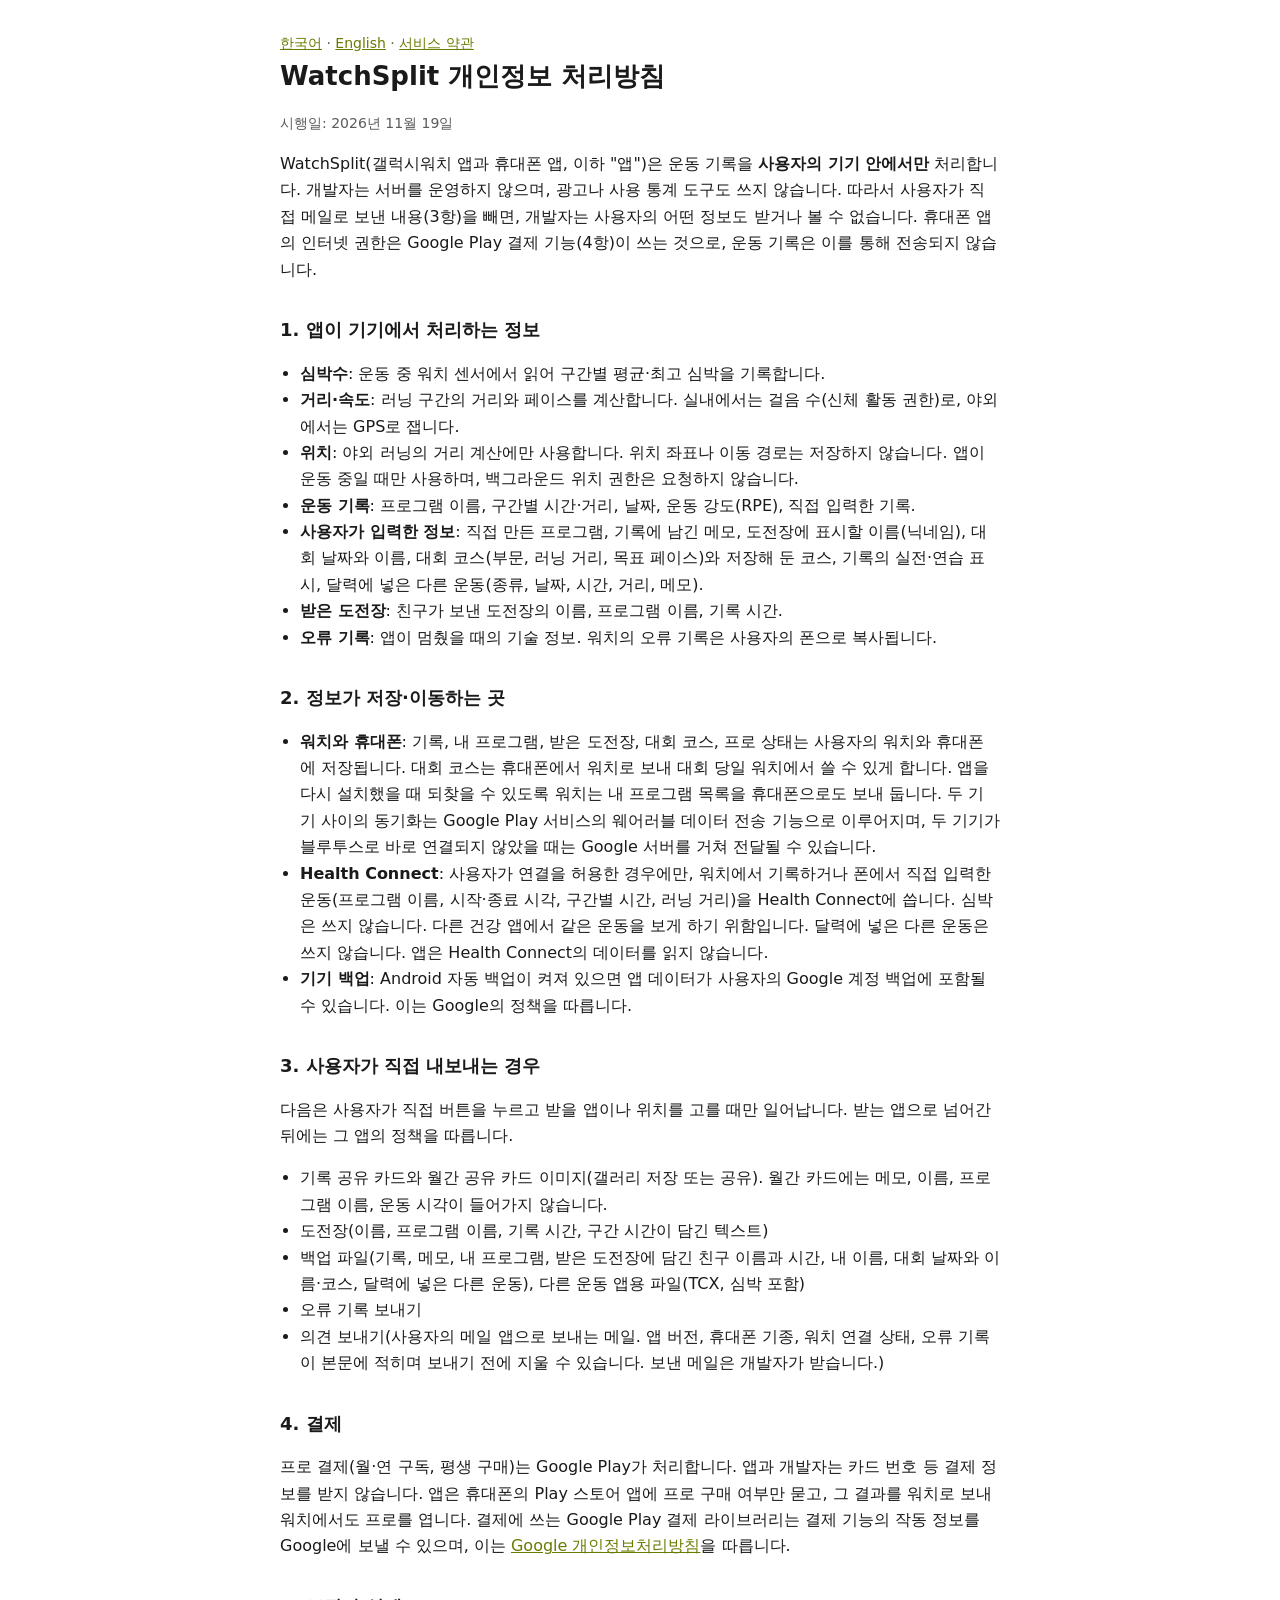
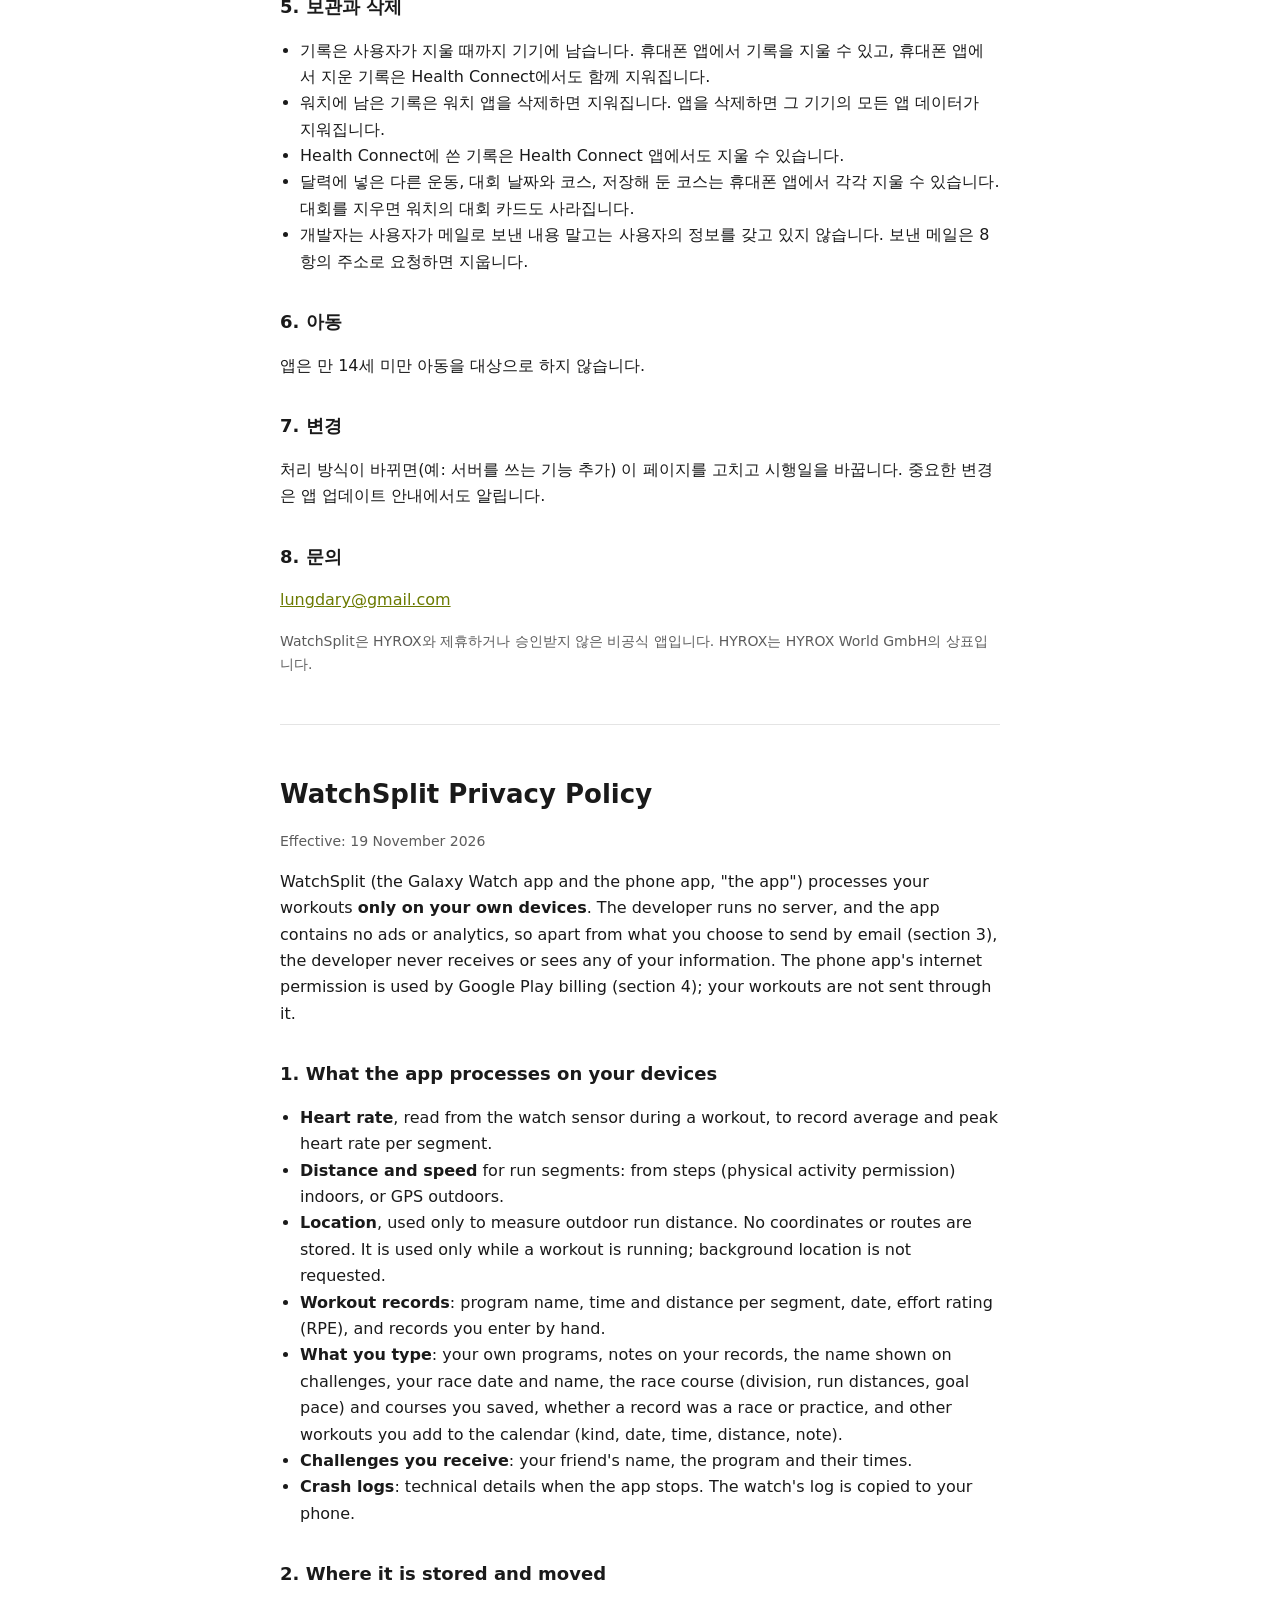
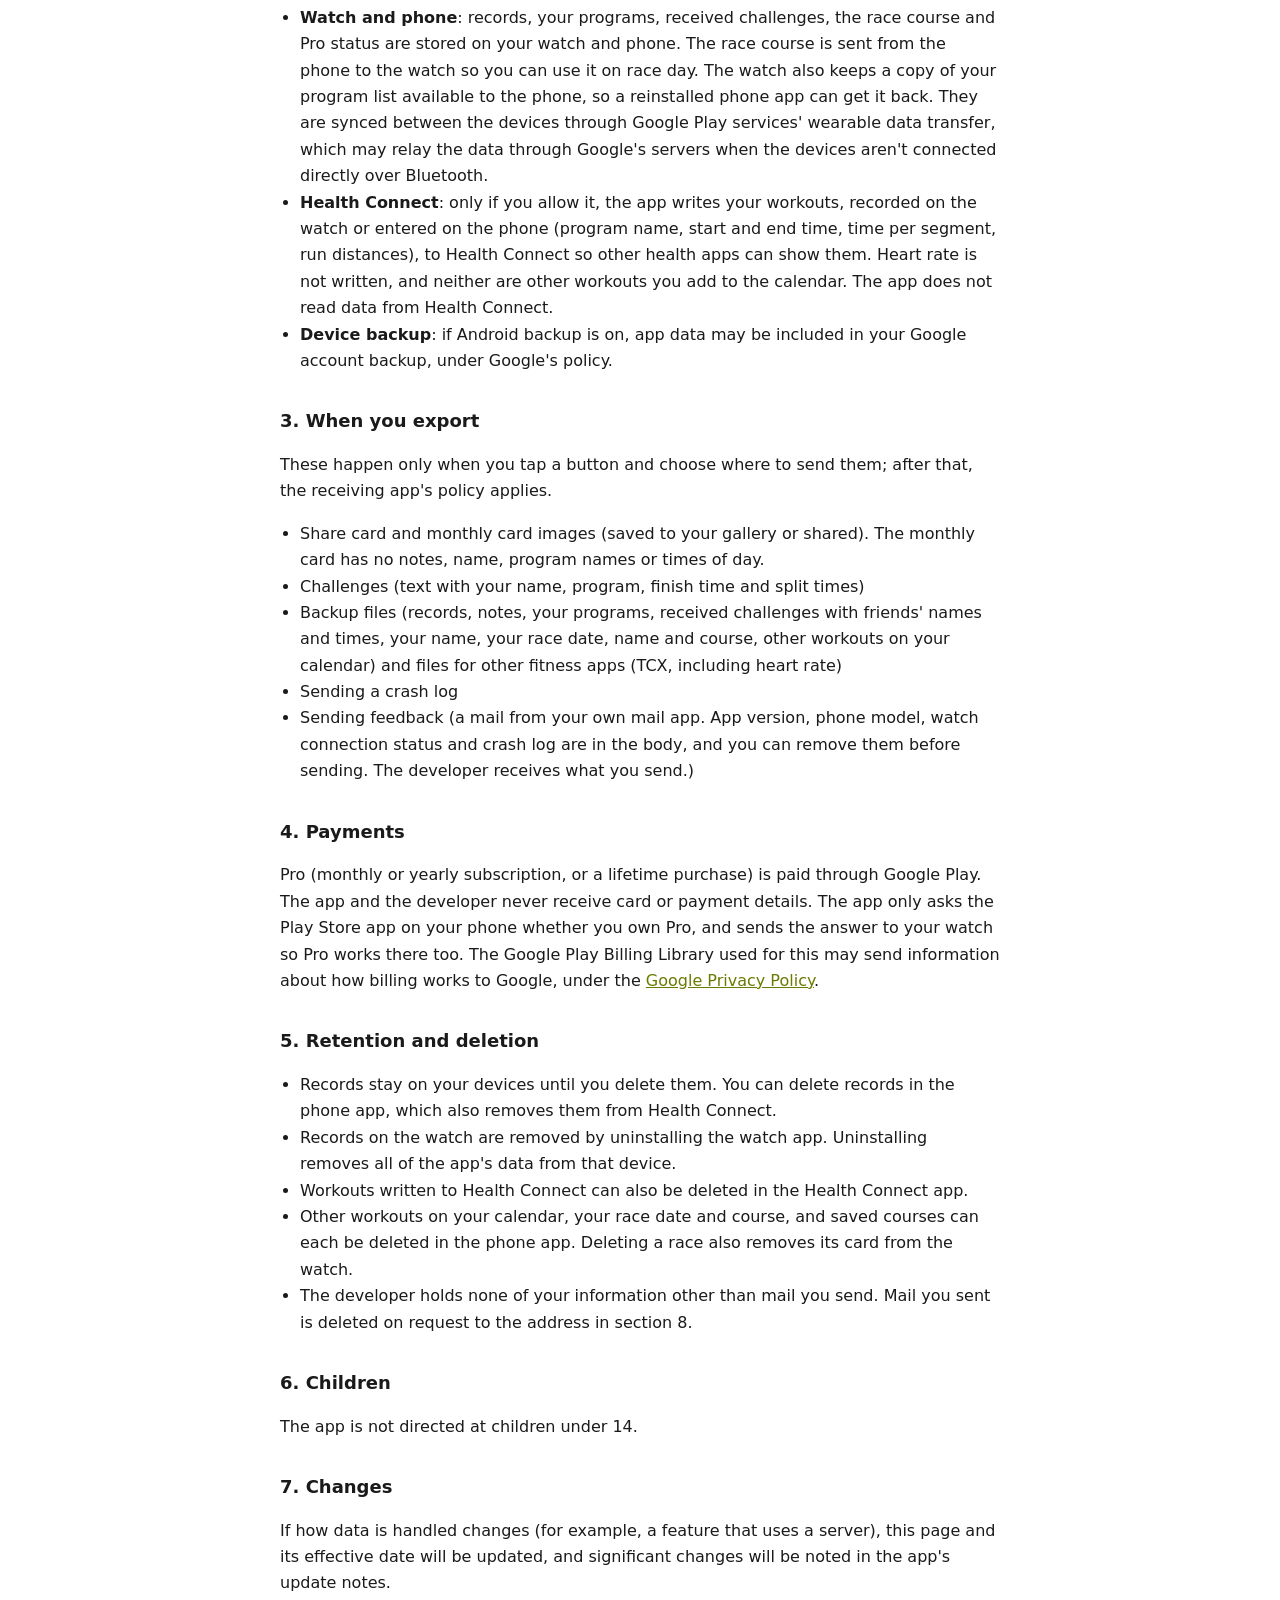
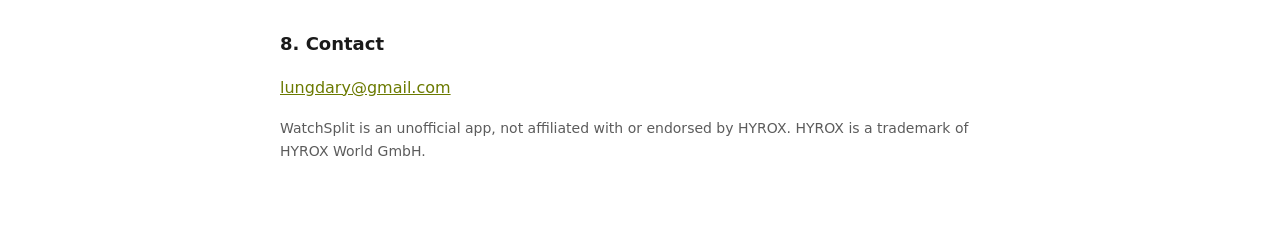
<file: privacy.html>
<!doctype html>
<html lang="ko">
<head>
<meta charset="utf-8">
<meta name="viewport" content="width=device-width, initial-scale=1">
<title>WatchSplit 개인정보 처리방침 · Privacy Policy</title>
<style>
  :root { --bg: #ffffff; --ink: #1a1a1a; --mute: #5c5c5c; --line: #e4e4e4; --accent: #6b7a00; }
  @media (prefers-color-scheme: dark) {
    :root { --bg: #111214; --ink: #f2f2f2; --mute: #a8a8a8; --line: #2a2c30; --accent: #e3ff3b; }
  }
  body { margin: 0; background: var(--bg); color: var(--ink); font: 16px/1.65 system-ui, -apple-system, "Apple SD Gothic Neo", "Malgun Gothic", sans-serif; }
  main { max-width: 720px; margin: 0 auto; padding: 32px 16px 64px; }
  h1 { font-size: 26px; margin: 0 0 4px; }
  h2 { font-size: 18px; margin: 32px 0 8px; }
  p, li { color: var(--ink); }
  .meta { color: var(--mute); font-size: 14px; }
  nav a, a { color: var(--accent); }
  hr { border: 0; border-top: 1px solid var(--line); margin: 48px 0; }
  ul { padding-left: 20px; }
</style>
</head>
<body>
<main>

<nav class="meta"><a href="#ko">한국어</a> · <a href="#en">English</a> · <a href="terms.html">서비스 약관</a></nav>

<section id="ko" lang="ko">
<h1>WatchSplit 개인정보 처리방침</h1>
<p class="meta">시행일: 2026년 11월 19일</p>

<p>WatchSplit(갤럭시워치 앱과 휴대폰 앱, 이하 "앱")은 운동 기록을 <strong>사용자의 기기 안에서만</strong> 처리합니다. 개발자는 서버를 운영하지 않으며, 광고나 사용 통계 도구도 쓰지 않습니다. 따라서 사용자가 직접 메일로 보낸 내용(3항)을 빼면, 개발자는 사용자의 어떤 정보도 받거나 볼 수 없습니다. 휴대폰 앱의 인터넷 권한은 Google Play 결제 기능(4항)이 쓰는 것으로, 운동 기록은 이를 통해 전송되지 않습니다.</p>

<h2>1. 앱이 기기에서 처리하는 정보</h2>
<ul>
  <li><strong>심박수</strong>: 운동 중 워치 센서에서 읽어 구간별 평균·최고 심박을 기록합니다.</li>
  <li><strong>거리·속도</strong>: 러닝 구간의 거리와 페이스를 계산합니다. 실내에서는 걸음 수(신체 활동 권한)로, 야외에서는 GPS로 잽니다.</li>
  <li><strong>위치</strong>: 야외 러닝의 거리 계산에만 사용합니다. 위치 좌표나 이동 경로는 저장하지 않습니다. 앱이 운동 중일 때만 사용하며, 백그라운드 위치 권한은 요청하지 않습니다.</li>
  <li><strong>운동 기록</strong>: 프로그램 이름, 구간별 시간·거리, 날짜, 운동 강도(RPE), 직접 입력한 기록.</li>
  <li><strong>사용자가 입력한 정보</strong>: 직접 만든 프로그램, 기록에 남긴 메모, 도전장에 표시할 이름(닉네임), 대회 날짜와 이름, 대회 코스(부문, 러닝 거리, 목표 페이스)와 저장해 둔 코스, 기록의 실전·연습 표시, 달력에 넣은 다른 운동(종류, 날짜, 시간, 거리, 메모).</li>
  <li><strong>받은 도전장</strong>: 친구가 보낸 도전장의 이름, 프로그램 이름, 기록 시간.</li>
  <li><strong>오류 기록</strong>: 앱이 멈췄을 때의 기술 정보. 워치의 오류 기록은 사용자의 폰으로 복사됩니다.</li>
</ul>

<h2>2. 정보가 저장·이동하는 곳</h2>
<ul>
  <li><strong>워치와 휴대폰</strong>: 기록, 내 프로그램, 받은 도전장, 대회 코스, 프로 상태는 사용자의 워치와 휴대폰에 저장됩니다. 대회 코스는 휴대폰에서 워치로 보내 대회 당일 워치에서 쓸 수 있게 합니다. 앱을 다시 설치했을 때 되찾을 수 있도록 워치는 내 프로그램 목록을 휴대폰으로도 보내 둡니다. 두 기기 사이의 동기화는 Google Play 서비스의 웨어러블 데이터 전송 기능으로 이루어지며, 두 기기가 블루투스로 바로 연결되지 않았을 때는 Google 서버를 거쳐 전달될 수 있습니다.</li>
  <li><strong>Health Connect</strong>: 사용자가 연결을 허용한 경우에만, 워치에서 기록하거나 폰에서 직접 입력한 운동(프로그램 이름, 시작·종료 시각, 구간별 시간, 러닝 거리)을 Health Connect에 씁니다. 심박은 쓰지 않습니다. 다른 건강 앱에서 같은 운동을 보게 하기 위함입니다. 달력에 넣은 다른 운동은 쓰지 않습니다. 앱은 Health Connect의 데이터를 읽지 않습니다.</li>
  <li><strong>기기 백업</strong>: Android 자동 백업이 켜져 있으면 앱 데이터가 사용자의 Google 계정 백업에 포함될 수 있습니다. 이는 Google의 정책을 따릅니다.</li>
</ul>

<h2>3. 사용자가 직접 내보내는 경우</h2>
<p>다음은 사용자가 직접 버튼을 누르고 받을 앱이나 위치를 고를 때만 일어납니다. 받는 앱으로 넘어간 뒤에는 그 앱의 정책을 따릅니다.</p>
<ul>
  <li>기록 공유 카드와 월간 공유 카드 이미지(갤러리 저장 또는 공유). 월간 카드에는 메모, 이름, 프로그램 이름, 운동 시각이 들어가지 않습니다.</li>
  <li>도전장(이름, 프로그램 이름, 기록 시간, 구간 시간이 담긴 텍스트)</li>
  <li>백업 파일(기록, 메모, 내 프로그램, 받은 도전장에 담긴 친구 이름과 시간, 내 이름, 대회 날짜와 이름·코스, 달력에 넣은 다른 운동), 다른 운동 앱용 파일(TCX, 심박 포함)</li>
  <li>오류 기록 보내기</li>
  <li>의견 보내기(사용자의 메일 앱으로 보내는 메일. 앱 버전, 휴대폰 기종, 워치 연결 상태, 오류 기록이 본문에 적히며 보내기 전에 지울 수 있습니다. 보낸 메일은 개발자가 받습니다.)</li>
</ul>

<h2>4. 결제</h2>
<p>프로 결제(월·연 구독, 평생 구매)는 Google Play가 처리합니다. 앱과 개발자는 카드 번호 등 결제 정보를 받지 않습니다. 앱은 휴대폰의 Play 스토어 앱에 프로 구매 여부만 묻고, 그 결과를 워치로 보내 워치에서도 프로를 엽니다. 결제에 쓰는 Google Play 결제 라이브러리는 결제 기능의 작동 정보를 Google에 보낼 수 있으며, 이는 <a href="https://policies.google.com/privacy">Google 개인정보처리방침</a>을 따릅니다.</p>

<h2>5. 보관과 삭제</h2>
<ul>
  <li>기록은 사용자가 지울 때까지 기기에 남습니다. 휴대폰 앱에서 기록을 지울 수 있고, 휴대폰 앱에서 지운 기록은 Health Connect에서도 함께 지워집니다.</li>
  <li>워치에 남은 기록은 워치 앱을 삭제하면 지워집니다. 앱을 삭제하면 그 기기의 모든 앱 데이터가 지워집니다.</li>
  <li>Health Connect에 쓴 기록은 Health Connect 앱에서도 지울 수 있습니다.</li>
  <li>달력에 넣은 다른 운동, 대회 날짜와 코스, 저장해 둔 코스는 휴대폰 앱에서 각각 지울 수 있습니다. 대회를 지우면 워치의 대회 카드도 사라집니다.</li>
  <li>개발자는 사용자가 메일로 보낸 내용 말고는 사용자의 정보를 갖고 있지 않습니다. 보낸 메일은 8항의 주소로 요청하면 지웁니다.</li>
</ul>

<h2>6. 아동</h2>
<p>앱은 만 14세 미만 아동을 대상으로 하지 않습니다.</p>

<h2>7. 변경</h2>
<p>처리 방식이 바뀌면(예: 서버를 쓰는 기능 추가) 이 페이지를 고치고 시행일을 바꿉니다. 중요한 변경은 앱 업데이트 안내에서도 알립니다.</p>

<h2>8. 문의</h2>
<p><a href="mailto:lungdary@gmail.com">lungdary@gmail.com</a></p>

<p class="meta">WatchSplit은 HYROX와 제휴하거나 승인받지 않은 비공식 앱입니다. HYROX는 HYROX World GmbH의 상표입니다.</p>
</section>

<hr>

<section id="en" lang="en">
<h1>WatchSplit Privacy Policy</h1>
<p class="meta">Effective: 19 November 2026</p>

<p>WatchSplit (the Galaxy Watch app and the phone app, "the app") processes your workouts <strong>only on your own devices</strong>. The developer runs no server, and the app contains no ads or analytics, so apart from what you choose to send by email (section 3), the developer never receives or sees any of your information. The phone app's internet permission is used by Google Play billing (section 4); your workouts are not sent through it.</p>

<h2>1. What the app processes on your devices</h2>
<ul>
  <li><strong>Heart rate</strong>, read from the watch sensor during a workout, to record average and peak heart rate per segment.</li>
  <li><strong>Distance and speed</strong> for run segments: from steps (physical activity permission) indoors, or GPS outdoors.</li>
  <li><strong>Location</strong>, used only to measure outdoor run distance. No coordinates or routes are stored. It is used only while a workout is running; background location is not requested.</li>
  <li><strong>Workout records</strong>: program name, time and distance per segment, date, effort rating (RPE), and records you enter by hand.</li>
  <li><strong>What you type</strong>: your own programs, notes on your records, the name shown on challenges, your race date and name, the race course (division, run distances, goal pace) and courses you saved, whether a record was a race or practice, and other workouts you add to the calendar (kind, date, time, distance, note).</li>
  <li><strong>Challenges you receive</strong>: your friend's name, the program and their times.</li>
  <li><strong>Crash logs</strong>: technical details when the app stops. The watch's log is copied to your phone.</li>
</ul>

<h2>2. Where it is stored and moved</h2>
<ul>
  <li><strong>Watch and phone</strong>: records, your programs, received challenges, the race course and Pro status are stored on your watch and phone. The race course is sent from the phone to the watch so you can use it on race day. The watch also keeps a copy of your program list available to the phone, so a reinstalled phone app can get it back. They are synced between the devices through Google Play services' wearable data transfer, which may relay the data through Google's servers when the devices aren't connected directly over Bluetooth.</li>
  <li><strong>Health Connect</strong>: only if you allow it, the app writes your workouts, recorded on the watch or entered on the phone (program name, start and end time, time per segment, run distances), to Health Connect so other health apps can show them. Heart rate is not written, and neither are other workouts you add to the calendar. The app does not read data from Health Connect.</li>
  <li><strong>Device backup</strong>: if Android backup is on, app data may be included in your Google account backup, under Google's policy.</li>
</ul>

<h2>3. When you export</h2>
<p>These happen only when you tap a button and choose where to send them; after that, the receiving app's policy applies.</p>
<ul>
  <li>Share card and monthly card images (saved to your gallery or shared). The monthly card has no notes, name, program names or times of day.</li>
  <li>Challenges (text with your name, program, finish time and split times)</li>
  <li>Backup files (records, notes, your programs, received challenges with friends' names and times, your name, your race date, name and course, other workouts on your calendar) and files for other fitness apps (TCX, including heart rate)</li>
  <li>Sending a crash log</li>
  <li>Sending feedback (a mail from your own mail app. App version, phone model, watch connection status and crash log are in the body, and you can remove them before sending. The developer receives what you send.)</li>
</ul>

<h2>4. Payments</h2>
<p>Pro (monthly or yearly subscription, or a lifetime purchase) is paid through Google Play. The app and the developer never receive card or payment details. The app only asks the Play Store app on your phone whether you own Pro, and sends the answer to your watch so Pro works there too. The Google Play Billing Library used for this may send information about how billing works to Google, under the <a href="https://policies.google.com/privacy">Google Privacy Policy</a>.</p>

<h2>5. Retention and deletion</h2>
<ul>
  <li>Records stay on your devices until you delete them. You can delete records in the phone app, which also removes them from Health Connect.</li>
  <li>Records on the watch are removed by uninstalling the watch app. Uninstalling removes all of the app's data from that device.</li>
  <li>Workouts written to Health Connect can also be deleted in the Health Connect app.</li>
  <li>Other workouts on your calendar, your race date and course, and saved courses can each be deleted in the phone app. Deleting a race also removes its card from the watch.</li>
  <li>The developer holds none of your information other than mail you send. Mail you sent is deleted on request to the address in section 8.</li>
</ul>

<h2>6. Children</h2>
<p>The app is not directed at children under 14.</p>

<h2>7. Changes</h2>
<p>If how data is handled changes (for example, a feature that uses a server), this page and its effective date will be updated, and significant changes will be noted in the app's update notes.</p>

<h2>8. Contact</h2>
<p><a href="mailto:lungdary@gmail.com">lungdary@gmail.com</a></p>

<p class="meta">WatchSplit is an unofficial app, not affiliated with or endorsed by HYROX. HYROX is a trademark of HYROX World GmbH.</p>
</section>

</main>
</body>
</html>
</file>
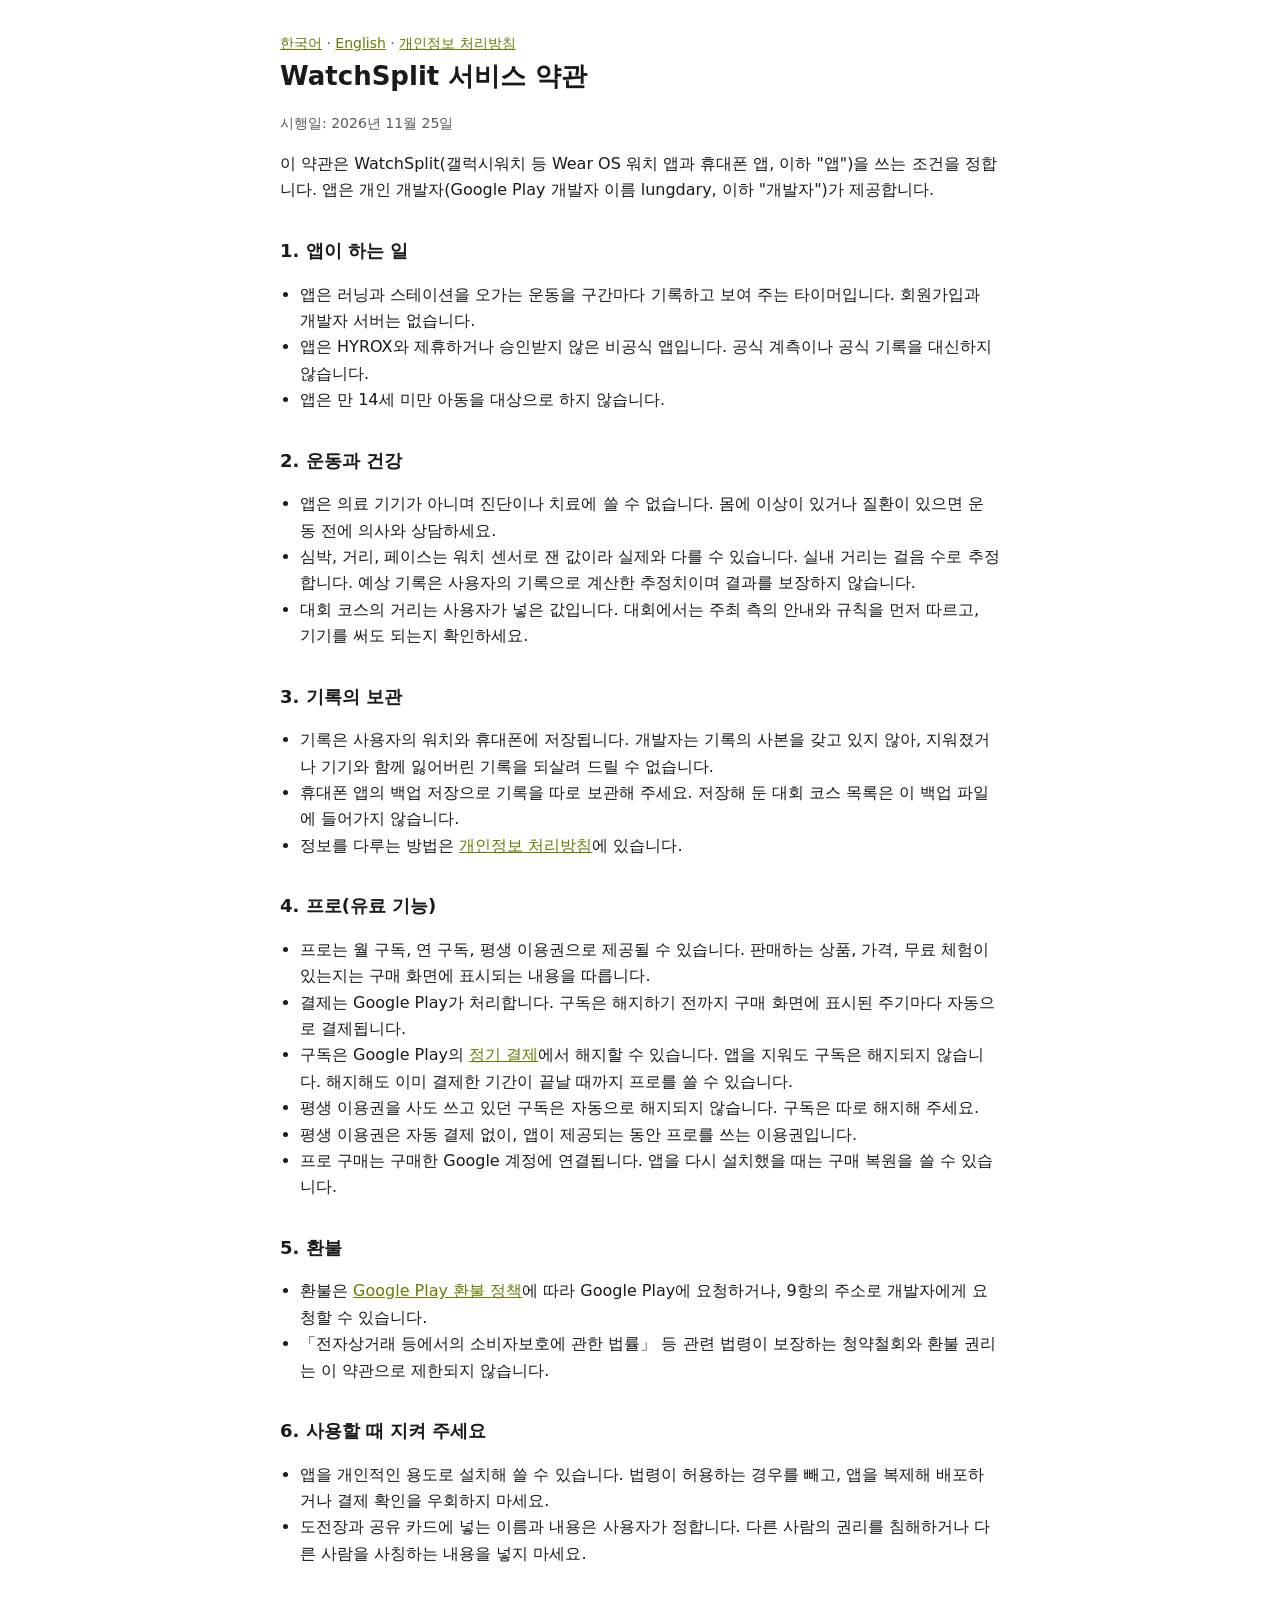
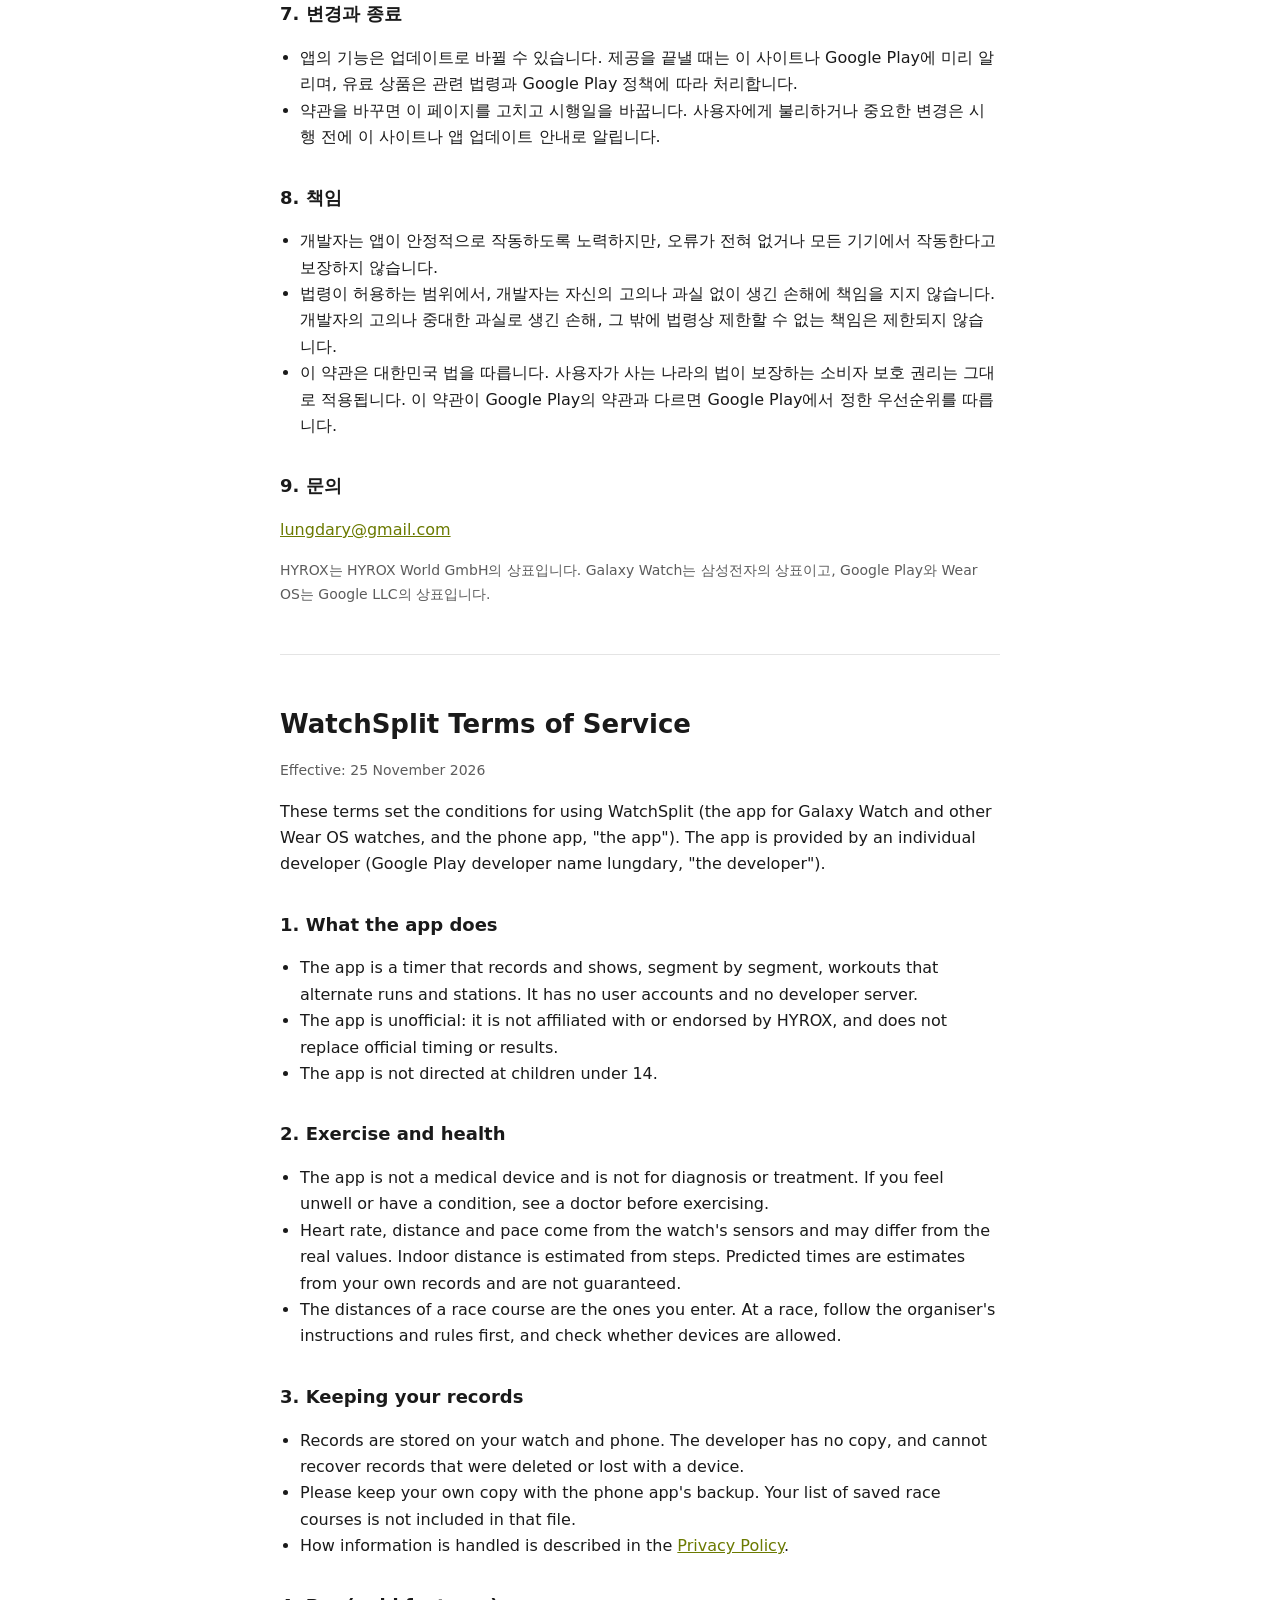
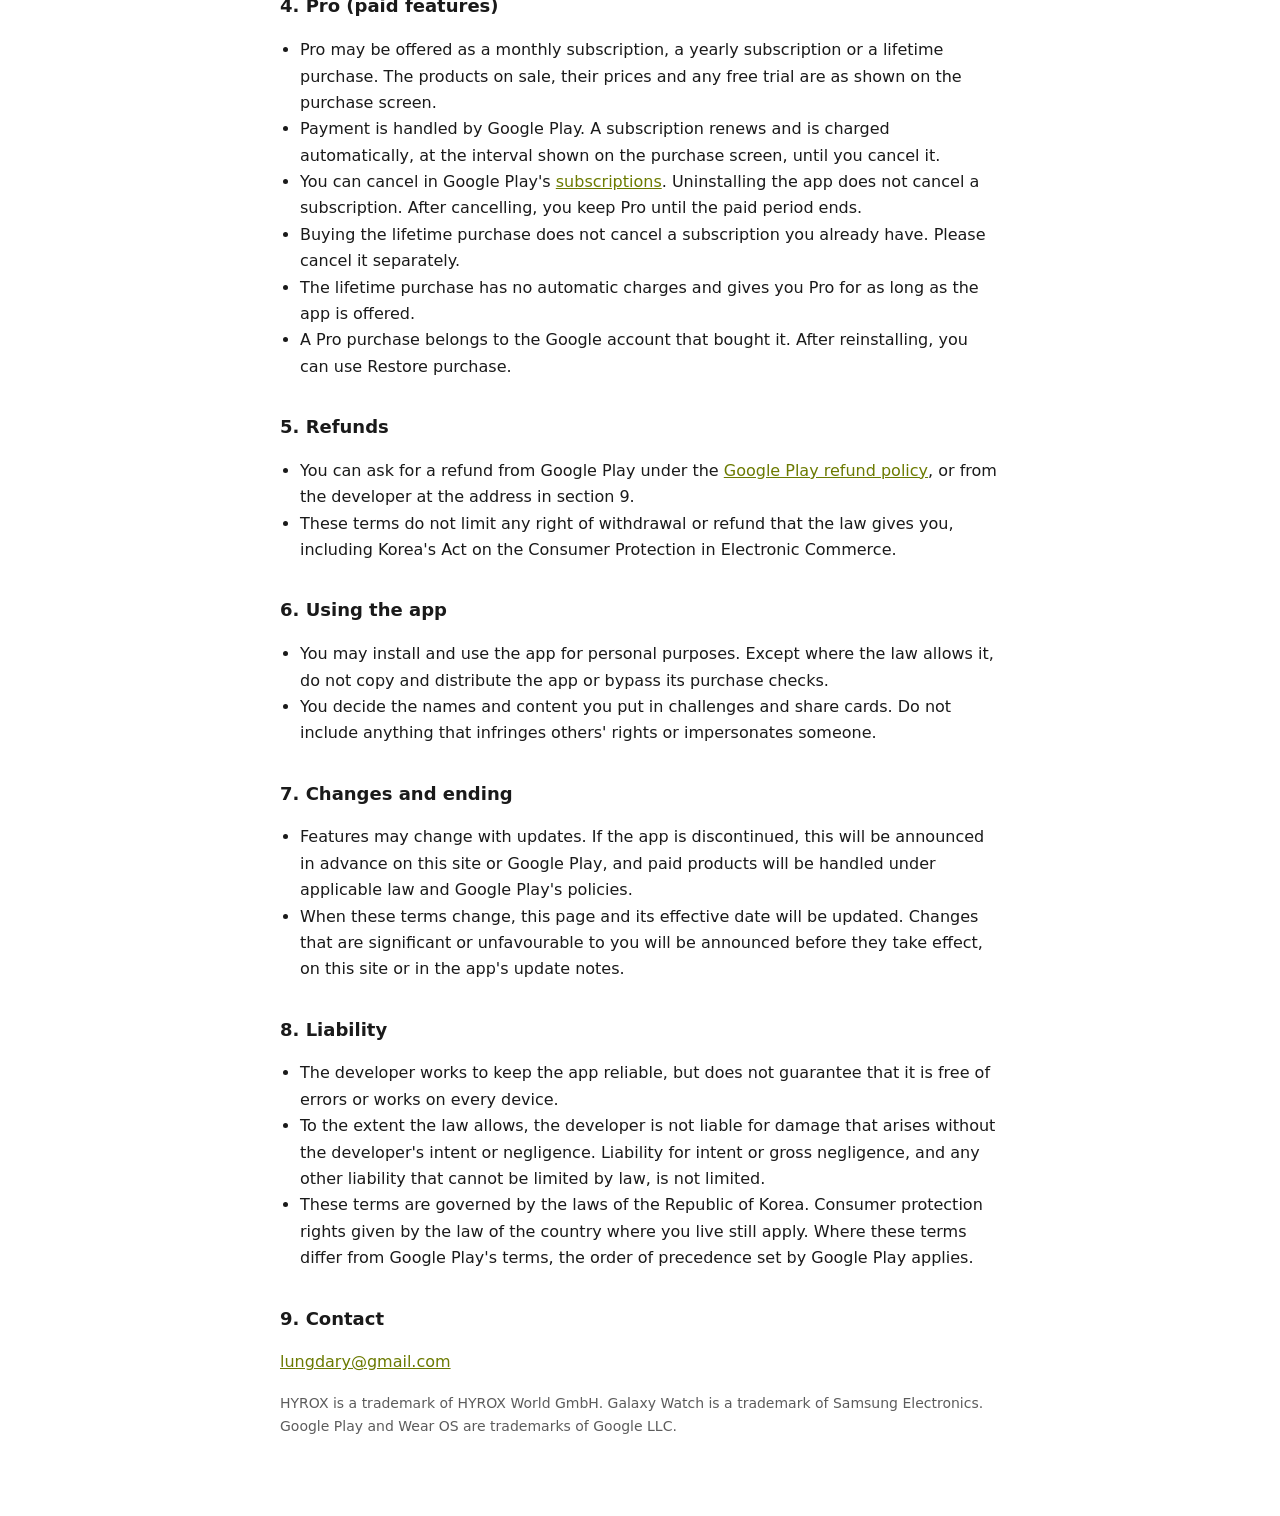
<file: terms.html>
<!doctype html>
<html lang="ko">
<head>
<meta charset="utf-8">
<meta name="viewport" content="width=device-width, initial-scale=1">
<title>WatchSplit 서비스 약관 · Terms of Service</title>
<style>
  :root { --bg: #ffffff; --ink: #1a1a1a; --mute: #5c5c5c; --line: #e4e4e4; --accent: #6b7a00; }
  @media (prefers-color-scheme: dark) {
    :root { --bg: #111214; --ink: #f2f2f2; --mute: #a8a8a8; --line: #2a2c30; --accent: #e3ff3b; }
  }
  body { margin: 0; background: var(--bg); color: var(--ink); font: 16px/1.65 system-ui, -apple-system, "Apple SD Gothic Neo", "Malgun Gothic", sans-serif; }
  main { max-width: 720px; margin: 0 auto; padding: 32px 16px 64px; }
  h1 { font-size: 26px; margin: 0 0 4px; }
  h2 { font-size: 18px; margin: 32px 0 8px; }
  p, li { color: var(--ink); }
  .meta { color: var(--mute); font-size: 14px; }
  nav a, a { color: var(--accent); }
  hr { border: 0; border-top: 1px solid var(--line); margin: 48px 0; }
  ul { padding-left: 20px; }
</style>
</head>
<body>
<main>

<nav class="meta"><a href="#ko">한국어</a> · <a href="#en">English</a> · <a href="privacy.html">개인정보 처리방침</a></nav>

<section id="ko" lang="ko">
<h1>WatchSplit 서비스 약관</h1>
<p class="meta">시행일: 2026년 11월 25일</p>

<p>이 약관은 WatchSplit(갤럭시워치 등 Wear OS 워치 앱과 휴대폰 앱, 이하 "앱")을 쓰는 조건을 정합니다. 앱은 개인 개발자(Google Play 개발자 이름 lungdary, 이하 "개발자")가 제공합니다.</p>

<h2>1. 앱이 하는 일</h2>
<ul>
  <li>앱은 러닝과 스테이션을 오가는 운동을 구간마다 기록하고 보여 주는 타이머입니다. 회원가입과 개발자 서버는 없습니다.</li>
  <li>앱은 HYROX와 제휴하거나 승인받지 않은 비공식 앱입니다. 공식 계측이나 공식 기록을 대신하지 않습니다.</li>
  <li>앱은 만 14세 미만 아동을 대상으로 하지 않습니다.</li>
</ul>

<h2>2. 운동과 건강</h2>
<ul>
  <li>앱은 의료 기기가 아니며 진단이나 치료에 쓸 수 없습니다. 몸에 이상이 있거나 질환이 있으면 운동 전에 의사와 상담하세요.</li>
  <li>심박, 거리, 페이스는 워치 센서로 잰 값이라 실제와 다를 수 있습니다. 실내 거리는 걸음 수로 추정합니다. 예상 기록은 사용자의 기록으로 계산한 추정치이며 결과를 보장하지 않습니다.</li>
  <li>대회 코스의 거리는 사용자가 넣은 값입니다. 대회에서는 주최 측의 안내와 규칙을 먼저 따르고, 기기를 써도 되는지 확인하세요.</li>
</ul>

<h2>3. 기록의 보관</h2>
<ul>
  <li>기록은 사용자의 워치와 휴대폰에 저장됩니다. 개발자는 기록의 사본을 갖고 있지 않아, 지워졌거나 기기와 함께 잃어버린 기록을 되살려 드릴 수 없습니다.</li>
  <li>휴대폰 앱의 백업 저장으로 기록을 따로 보관해 주세요. 저장해 둔 대회 코스 목록은 이 백업 파일에 들어가지 않습니다.</li>
  <li>정보를 다루는 방법은 <a href="privacy.html">개인정보 처리방침</a>에 있습니다.</li>
</ul>

<h2>4. 프로(유료 기능)</h2>
<ul>
  <li>프로는 월 구독, 연 구독, 평생 이용권으로 제공될 수 있습니다. 판매하는 상품, 가격, 무료 체험이 있는지는 구매 화면에 표시되는 내용을 따릅니다.</li>
  <li>결제는 Google Play가 처리합니다. 구독은 해지하기 전까지 구매 화면에 표시된 주기마다 자동으로 결제됩니다.</li>
  <li>구독은 Google Play의 <a href="https://play.google.com/store/account/subscriptions">정기 결제</a>에서 해지할 수 있습니다. 앱을 지워도 구독은 해지되지 않습니다. 해지해도 이미 결제한 기간이 끝날 때까지 프로를 쓸 수 있습니다.</li>
  <li>평생 이용권을 사도 쓰고 있던 구독은 자동으로 해지되지 않습니다. 구독은 따로 해지해 주세요.</li>
  <li>평생 이용권은 자동 결제 없이, 앱이 제공되는 동안 프로를 쓰는 이용권입니다.</li>
  <li>프로 구매는 구매한 Google 계정에 연결됩니다. 앱을 다시 설치했을 때는 구매 복원을 쓸 수 있습니다.</li>
</ul>

<h2>5. 환불</h2>
<ul>
  <li>환불은 <a href="https://support.google.com/googleplay/answer/2479637?hl=ko">Google Play 환불 정책</a>에 따라 Google Play에 요청하거나, 9항의 주소로 개발자에게 요청할 수 있습니다.</li>
  <li>「전자상거래 등에서의 소비자보호에 관한 법률」 등 관련 법령이 보장하는 청약철회와 환불 권리는 이 약관으로 제한되지 않습니다.</li>
</ul>

<h2>6. 사용할 때 지켜 주세요</h2>
<ul>
  <li>앱을 개인적인 용도로 설치해 쓸 수 있습니다. 법령이 허용하는 경우를 빼고, 앱을 복제해 배포하거나 결제 확인을 우회하지 마세요.</li>
  <li>도전장과 공유 카드에 넣는 이름과 내용은 사용자가 정합니다. 다른 사람의 권리를 침해하거나 다른 사람을 사칭하는 내용을 넣지 마세요.</li>
</ul>

<h2>7. 변경과 종료</h2>
<ul>
  <li>앱의 기능은 업데이트로 바뀔 수 있습니다. 제공을 끝낼 때는 이 사이트나 Google Play에 미리 알리며, 유료 상품은 관련 법령과 Google Play 정책에 따라 처리합니다.</li>
  <li>약관을 바꾸면 이 페이지를 고치고 시행일을 바꿉니다. 사용자에게 불리하거나 중요한 변경은 시행 전에 이 사이트나 앱 업데이트 안내로 알립니다.</li>
</ul>

<h2>8. 책임</h2>
<ul>
  <li>개발자는 앱이 안정적으로 작동하도록 노력하지만, 오류가 전혀 없거나 모든 기기에서 작동한다고 보장하지 않습니다.</li>
  <li>법령이 허용하는 범위에서, 개발자는 자신의 고의나 과실 없이 생긴 손해에 책임을 지지 않습니다. 개발자의 고의나 중대한 과실로 생긴 손해, 그 밖에 법령상 제한할 수 없는 책임은 제한되지 않습니다.</li>
  <li>이 약관은 대한민국 법을 따릅니다. 사용자가 사는 나라의 법이 보장하는 소비자 보호 권리는 그대로 적용됩니다. 이 약관이 Google Play의 약관과 다르면 Google Play에서 정한 우선순위를 따릅니다.</li>
</ul>

<h2>9. 문의</h2>
<p><a href="mailto:lungdary@gmail.com">lungdary@gmail.com</a></p>

<p class="meta">HYROX는 HYROX World GmbH의 상표입니다. Galaxy Watch는 삼성전자의 상표이고, Google Play와 Wear OS는 Google LLC의 상표입니다.</p>
</section>

<hr>

<section id="en" lang="en">
<h1>WatchSplit Terms of Service</h1>
<p class="meta">Effective: 25 November 2026</p>

<p>These terms set the conditions for using WatchSplit (the app for Galaxy Watch and other Wear OS watches, and the phone app, "the app"). The app is provided by an individual developer (Google Play developer name lungdary, "the developer").</p>

<h2>1. What the app does</h2>
<ul>
  <li>The app is a timer that records and shows, segment by segment, workouts that alternate runs and stations. It has no user accounts and no developer server.</li>
  <li>The app is unofficial: it is not affiliated with or endorsed by HYROX, and does not replace official timing or results.</li>
  <li>The app is not directed at children under 14.</li>
</ul>

<h2>2. Exercise and health</h2>
<ul>
  <li>The app is not a medical device and is not for diagnosis or treatment. If you feel unwell or have a condition, see a doctor before exercising.</li>
  <li>Heart rate, distance and pace come from the watch's sensors and may differ from the real values. Indoor distance is estimated from steps. Predicted times are estimates from your own records and are not guaranteed.</li>
  <li>The distances of a race course are the ones you enter. At a race, follow the organiser's instructions and rules first, and check whether devices are allowed.</li>
</ul>

<h2>3. Keeping your records</h2>
<ul>
  <li>Records are stored on your watch and phone. The developer has no copy, and cannot recover records that were deleted or lost with a device.</li>
  <li>Please keep your own copy with the phone app's backup. Your list of saved race courses is not included in that file.</li>
  <li>How information is handled is described in the <a href="privacy.html#en">Privacy Policy</a>.</li>
</ul>

<h2>4. Pro (paid features)</h2>
<ul>
  <li>Pro may be offered as a monthly subscription, a yearly subscription or a lifetime purchase. The products on sale, their prices and any free trial are as shown on the purchase screen.</li>
  <li>Payment is handled by Google Play. A subscription renews and is charged automatically, at the interval shown on the purchase screen, until you cancel it.</li>
  <li>You can cancel in Google Play's <a href="https://play.google.com/store/account/subscriptions">subscriptions</a>. Uninstalling the app does not cancel a subscription. After cancelling, you keep Pro until the paid period ends.</li>
  <li>Buying the lifetime purchase does not cancel a subscription you already have. Please cancel it separately.</li>
  <li>The lifetime purchase has no automatic charges and gives you Pro for as long as the app is offered.</li>
  <li>A Pro purchase belongs to the Google account that bought it. After reinstalling, you can use Restore purchase.</li>
</ul>

<h2>5. Refunds</h2>
<ul>
  <li>You can ask for a refund from Google Play under the <a href="https://support.google.com/googleplay/answer/2479637?hl=en">Google Play refund policy</a>, or from the developer at the address in section 9.</li>
  <li>These terms do not limit any right of withdrawal or refund that the law gives you, including Korea's Act on the Consumer Protection in Electronic Commerce.</li>
</ul>

<h2>6. Using the app</h2>
<ul>
  <li>You may install and use the app for personal purposes. Except where the law allows it, do not copy and distribute the app or bypass its purchase checks.</li>
  <li>You decide the names and content you put in challenges and share cards. Do not include anything that infringes others' rights or impersonates someone.</li>
</ul>

<h2>7. Changes and ending</h2>
<ul>
  <li>Features may change with updates. If the app is discontinued, this will be announced in advance on this site or Google Play, and paid products will be handled under applicable law and Google Play's policies.</li>
  <li>When these terms change, this page and its effective date will be updated. Changes that are significant or unfavourable to you will be announced before they take effect, on this site or in the app's update notes.</li>
</ul>

<h2>8. Liability</h2>
<ul>
  <li>The developer works to keep the app reliable, but does not guarantee that it is free of errors or works on every device.</li>
  <li>To the extent the law allows, the developer is not liable for damage that arises without the developer's intent or negligence. Liability for intent or gross negligence, and any other liability that cannot be limited by law, is not limited.</li>
  <li>These terms are governed by the laws of the Republic of Korea. Consumer protection rights given by the law of the country where you live still apply. Where these terms differ from Google Play's terms, the order of precedence set by Google Play applies.</li>
</ul>

<h2>9. Contact</h2>
<p><a href="mailto:lungdary@gmail.com">lungdary@gmail.com</a></p>

<p class="meta">HYROX is a trademark of HYROX World GmbH. Galaxy Watch is a trademark of Samsung Electronics. Google Play and Wear OS are trademarks of Google LLC.</p>
</section>

</main>
</body>
</html>
</file>
<file: style.css>
/* WatchSplit site. Same palette as the apps (mobile Theme.kt / RaceDay.kt). Dark only, like the apps. */
:root {
  color-scheme: dark;
  --track: #0b0b0b;
  --surface: #15161a;
  --surface-high: #1c1d22;
  --line: #2a2b31;
  --chalk: #f2f2ec;
  --mute: #a9a9a2;
  --volt: #e4ff3a;
  --station: #ff5a1f;
  --run: #4fc3f7;
  --radius: 14px;
  --max: 1080px;
}

* { box-sizing: border-box; }
html { scroll-behavior: smooth; }
body {
  margin: 0;
  background: var(--track);
  color: var(--chalk);
  font: 16px/1.7 system-ui, -apple-system, "Apple SD Gothic Neo", "Noto Sans KR", "Malgun Gothic", sans-serif;
  word-break: keep-all;
  overflow-wrap: anywhere;
}
img { max-width: 100%; display: block; }
a { color: var(--volt); }
a:hover { text-decoration-thickness: 2px; }
:focus-visible { outline: 3px solid var(--volt); outline-offset: 3px; }

.wrap { max-width: var(--max); margin: 0 auto; padding: 0 16px; }

/* Header */
.top {
  position: sticky; top: 0; z-index: 10;
  background: rgba(11, 11, 11, 0.92);
  backdrop-filter: blur(8px);
  border-bottom: 1px solid var(--line);
}
.top .wrap { display: flex; align-items: center; gap: 16px; min-height: 60px; flex-wrap: wrap; }
.logo {
  color: var(--volt); text-decoration: none; font-weight: 900;
  letter-spacing: 0.28em; font-size: 15px; margin-right: auto;
}
.top nav { display: flex; gap: 4px; flex-wrap: wrap; }
.top nav a {
  color: var(--chalk); text-decoration: none; font-weight: 700; font-size: 15px;
  padding: 8px 12px; border-radius: 8px;
}
.top nav a:hover, .top nav a[aria-current="page"] { background: var(--surface-high); color: var(--volt); }

/* Hazard stripe, as on the watch home */
.stripe {
  height: 10px;
  background: repeating-linear-gradient(-45deg, var(--volt) 0 14px, transparent 14px 26px);
}

/* Hero */
.hero { padding: 56px 0 40px; }
.hero .wrap { display: grid; gap: 40px; grid-template-columns: 1.1fr 1fr; align-items: center; }
.eyebrow { color: var(--volt); font-weight: 900; letter-spacing: 0.24em; font-size: 13px; margin: 0 0 12px; }
h1 { font-size: clamp(32px, 6vw, 54px); line-height: 1.18; margin: 0 0 18px; font-weight: 900; }
h1 em { font-style: italic; color: var(--volt); }
.lead { color: var(--mute); font-size: 18px; margin: 0 0 28px; }
.actions { display: flex; flex-wrap: wrap; gap: 12px; align-items: center; }
.btn {
  display: inline-block; text-decoration: none; font-weight: 900; font-size: 16px;
  padding: 14px 26px; border-radius: 4px; transform: skewX(-9deg);
}
.btn > span { display: inline-block; transform: skewX(9deg); }
.btn-volt { background: var(--volt); color: #000; }
.btn-ghost { border: 2px solid var(--line); color: var(--chalk); }
.btn-ghost:hover { border-color: var(--volt); }
.soon { color: var(--mute); font-size: 14px; }

.devices { position: relative; display: flex; justify-content: center; align-items: flex-end; min-height: 420px; }
.phone {
  width: min(250px, 62%); border-radius: 26px; border: 6px solid #222329;
  box-shadow: 0 20px 60px rgba(0, 0, 0, 0.6); background: #000;
}
.watch {
  width: min(210px, 52%); aspect-ratio: 1; border-radius: 50%; overflow: hidden;
  border: 10px solid #1a1b1f; box-shadow: 0 0 0 2px #33343a, 0 20px 50px rgba(0, 0, 0, 0.7); background: #000;
}
.watch img { width: 100%; height: 100%; object-fit: cover; }
.devices .watch { position: absolute; left: 0; bottom: 18px; }
.devices .phone { margin-left: 30%; }

/* Sections */
section { padding: 56px 0; scroll-margin-top: 64px; }
section + section { border-top: 1px solid var(--line); }
h2 { font-size: clamp(26px, 4vw, 36px); line-height: 1.25; margin: 0 0 10px; font-weight: 900; }
.sub { color: var(--mute); margin: 0 0 32px; font-size: 17px; }
h3 { font-size: 19px; margin: 0 0 6px; }

.grid { display: grid; gap: 16px; grid-template-columns: repeat(3, 1fr); }
.card {
  background: var(--surface); border-radius: var(--radius); padding: 22px;
  border-left: 5px solid var(--volt);
}
.card.station { border-left-color: var(--station); }
.card.run { border-left-color: var(--run); }
.card p { margin: 0; color: var(--mute); }
.card .tag { color: var(--volt); font-weight: 900; font-style: italic; font-size: 26px; line-height: 1; margin-bottom: 10px; display: block; }

.audience {
  font-size: clamp(20px, 3vw, 26px); font-weight: 800; line-height: 1.5; margin: 0;
  border-left: 6px solid var(--station); padding-left: 18px;
}

/* Steps */
.steps { display: grid; gap: 16px; grid-template-columns: repeat(3, 1fr); counter-reset: step; }
.step { background: var(--surface); border-radius: var(--radius); padding: 22px; }
.step::before {
  counter-increment: step; content: "0" counter(step);
  display: block; color: var(--volt); font-weight: 900; font-style: italic; font-size: 40px; line-height: 1; margin-bottom: 12px;
}
.step p { margin: 0; color: var(--mute); }

/* Gallery of screens */
.screens { display: grid; gap: 24px; grid-template-columns: repeat(4, 1fr); align-items: start; }
.screens figure { margin: 0; }
.screens figcaption { color: var(--mute); font-size: 14px; margin-top: 10px; text-align: center; }
.screens .watch { width: 100%; margin: 0 auto; }
.screens .phone { width: 100%; margin: 0; }

/* Watch / phone split */
.split { display: grid; gap: 16px; grid-template-columns: 1fr 1fr; }
.split .card ul { margin: 10px 0 0; padding-left: 20px; color: var(--mute); }

/* Privacy band */
.band { background: var(--volt); color: #000; border-radius: var(--radius); padding: 32px; }
.band h2 { color: #000; }
.band ul { margin: 0; padding-left: 20px; font-weight: 700; display: grid; gap: 6px; grid-template-columns: repeat(2, 1fr); }

/* Pricing */
.plans { display: grid; gap: 16px; grid-template-columns: 1fr 1fr; }
.plan { background: var(--surface); border-radius: var(--radius); padding: 26px; }
.plan.pro { outline: 2px solid var(--volt); }
.plan h3 { font-size: 22px; }
.price { font-size: 28px; font-weight: 900; font-style: italic; margin: 4px 0 14px; }
.plan ul { margin: 0; padding-left: 20px; color: var(--chalk); display: grid; gap: 4px; }
.plan .note { color: var(--mute); font-size: 14px; margin: 14px 0 0; }

/* FAQ */
details { background: var(--surface); border-radius: var(--radius); padding: 16px 20px; margin-bottom: 10px; }
summary { cursor: pointer; font-weight: 800; font-size: 17px; }
details p, details ul { color: var(--mute); margin: 10px 0 0; }
details ul { padding-left: 20px; }

/* Guide */
.page-head { padding: 48px 0 24px; }
.toc { display: flex; flex-wrap: wrap; gap: 8px; margin: 0; padding: 0; list-style: none; }
.toc a {
  display: inline-block; background: var(--surface); color: var(--chalk); text-decoration: none;
  padding: 8px 14px; border-radius: 999px; font-size: 14px; font-weight: 700;
}
.toc a:hover { color: var(--volt); }
.guide section { padding: 40px 0; }
.guide .row { display: grid; gap: 32px; grid-template-columns: 1fr 220px; align-items: start; }
.guide ol, .guide ul { padding-left: 22px; }
.guide li { margin-bottom: 6px; }
.tip { background: var(--surface-high); border-left: 4px solid var(--run); padding: 12px 16px; border-radius: 8px; color: var(--chalk); margin: 14px 0 0; }
.warn { border-left-color: var(--station); }
kbd { background: var(--surface-high); border: 1px solid var(--line); border-radius: 6px; padding: 1px 7px; font: inherit; font-size: 14px; }
table { border-collapse: collapse; width: 100%; margin: 10px 0 0; }
th, td { text-align: left; padding: 10px 12px; border-bottom: 1px solid var(--line); vertical-align: top; }
th { color: var(--mute); font-weight: 700; font-size: 14px; }

/* Footer */
footer { border-top: 1px solid var(--line); padding: 32px 0 48px; color: var(--mute); font-size: 14px; }
footer .links { display: flex; flex-wrap: wrap; gap: 16px; margin-bottom: 14px; }
footer p { margin: 6px 0; }

@media (max-width: 860px) {
  .hero .wrap, .guide .row { grid-template-columns: 1fr; }
  .grid, .steps { grid-template-columns: 1fr 1fr; }
  .screens { grid-template-columns: 1fr 1fr; }
  .guide .row figure { max-width: 220px; }
}
@media (max-width: 560px) {
  .grid, .steps, .split, .plans { grid-template-columns: 1fr; }
  .band ul { grid-template-columns: 1fr; }
  .band { padding: 24px 20px; }
  .hero { padding-top: 36px; }
  .devices { min-height: 360px; }
}
</file>
